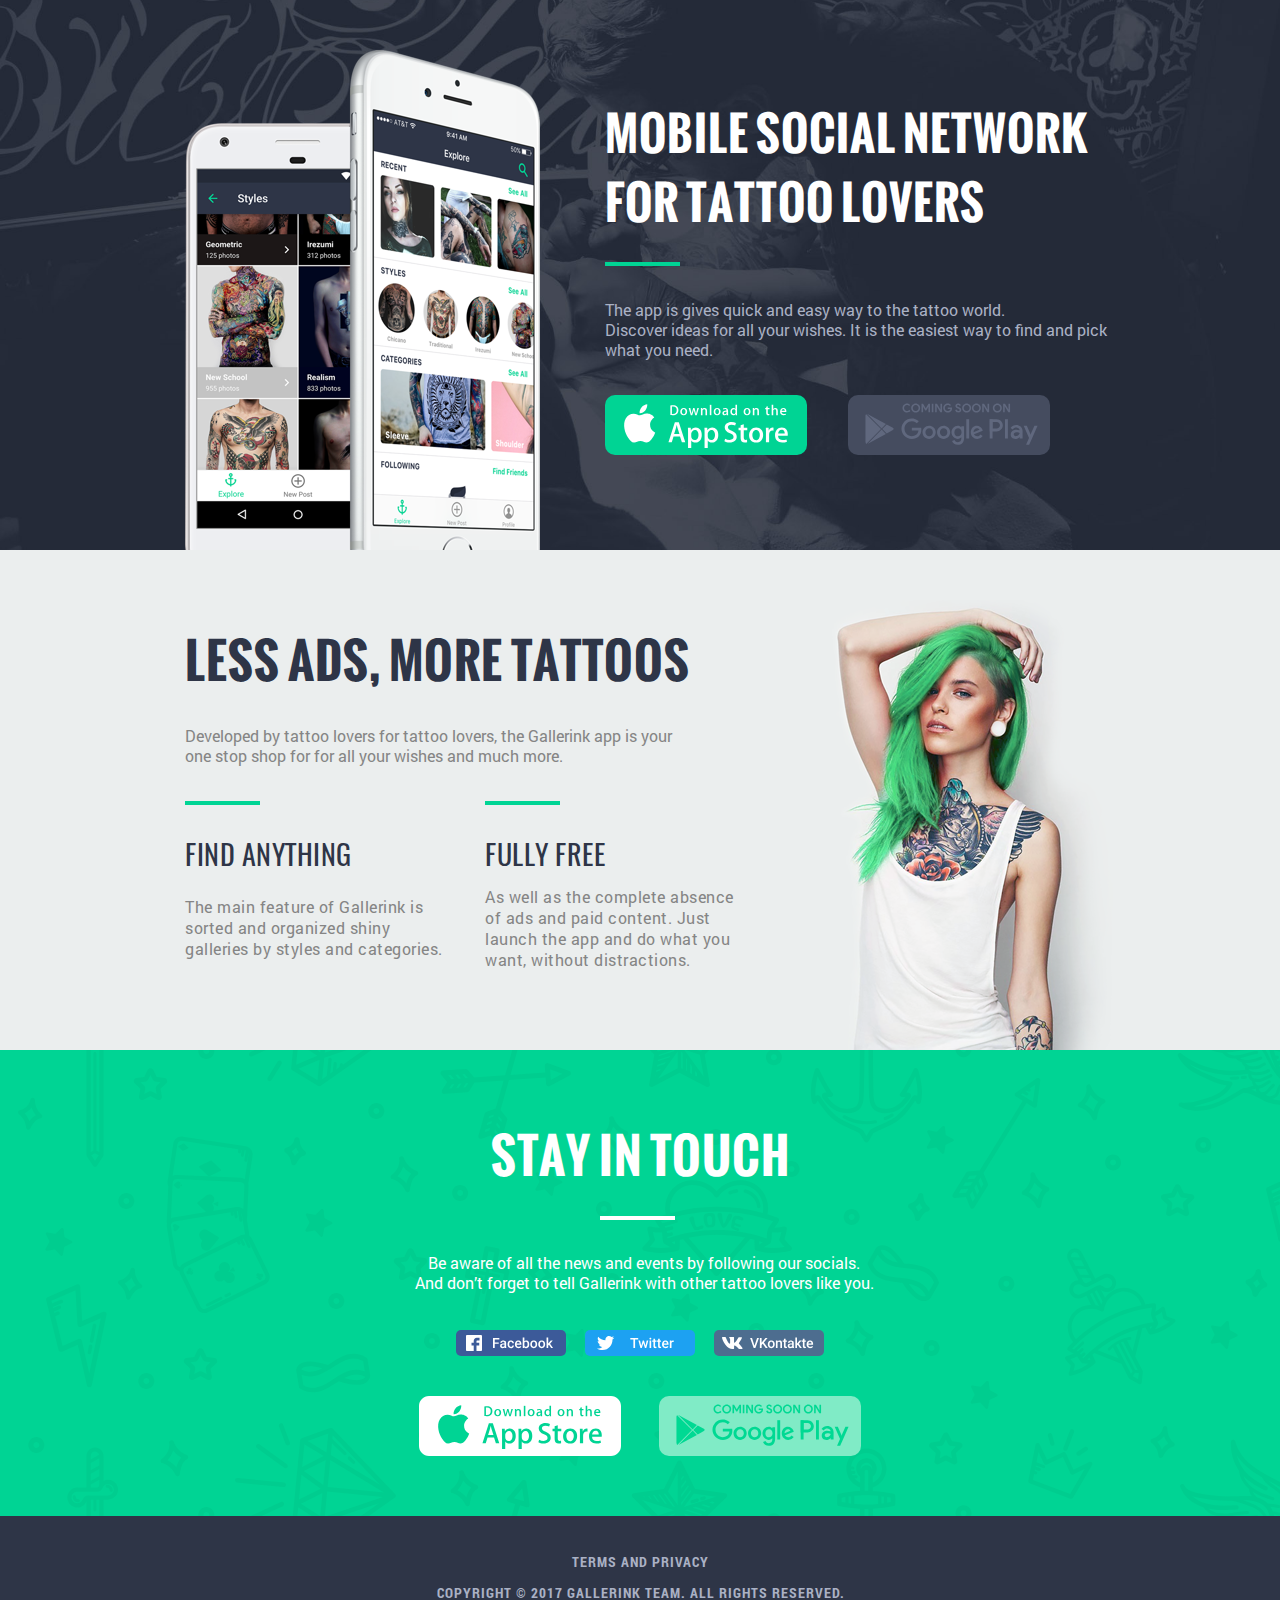
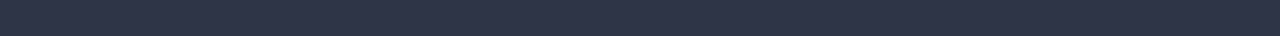
<file: index.html>
<!DOCTYPE html>
<html lang="en">
<head>
	<meta charset="UTF-8">
	<meta name="description" content="" />
	<meta http-equiv="X-UA-Compatible" content="IE=edge" />
	<meta name="viewport" content="width=device-width, initial-scale=1">
		<title>Gallerink</title>
	<link rel="icon" href="favicon.ico" type="image/x-icon">
	<link rel="shortcut icon" href="favicon.ico" type="image/x-icon">
	<link rel="stylesheet" href="css/bootstrap.min.css">
	<link rel="stylesheet" href="css/bootstrap-theme.min.css">
	<link rel="stylesheet" href="css/bootstrap-theme.css">
	<link rel="stylesheet" href="css/styles.css">
	<link rel="stylesheet" href="css/media.css">
	<link rel="stylesheet" href="js/bootstrap.min.js">
	<link rel="stylesheet" href="css/bootstrap.css">
	<link rel="stylesheet" href="fonts/fonts.css">
</head>
<body>
<header>
	<div class="container">
		<div class="row">
			<div class="col-lg-4 col-md-4 col-sm-5 hidden-sm hidden-xs phone">
				<img src="images/top-devices.png" srcset="images/top-devices@2x.png 2x, images/top-devices@3x.png 3x" class="screenshots">
			</div>
			<div class="col-lg-7 col-lg-offset-1 col-md-7 col-md-offset-1 col-sm-12 col-xs-12 head">
				<h1 id="text-h" class="col-xs-12 col-sm-12">Mobile Social Network for Tattoo Lovers</h1>
				<div id="line-1" class="col-xs-12"></div>
				<p id="text-p">The app is gives quick and easy way to the tattoo world. <br> Discover ideas for all your wishes. It is the easiest way to find and pick what you need.</p>
				<div id="buttons" class="col-xs-12">
					<a href="https://itunes.apple.com/app/id1215076305?mt=8" class="col-lg-3 col-md-3 col-sm-3 col-xs-12"><img src="images/app-store-button.svg" id="text-b"></a>
					<a href="https://itunes.apple.com/app/id1215076305?mt=8" class="disabled col-lg-3 col-lg-offset-2 col-md-3 col-md-offset-2 col-sm-3 col-sm-offset-2 col-xs-12"><img src="images/google-play-green-button.svg" id="text-b1"></a>
				</div>

			</div>
		</div>
	</div>
</header>
<section>
	<div class="container">
		<div class="row">
			<div class="col-lg-7 col-md-6 col-sm-7 col-xs-12 section-text">
				<h1 id="text-h2" class="col-sm-12 col-xs-12">Less Ads,  More Tattoos</h1>
				<p id="text-p2" class="col-sm-12 col-xs-12">Developed by tattoo lovers for tattoo lovers, the Gallerink app is your one stop shop for for all your wishes and much more.</p>
				<div class="col-sm-12 section-content">
					<div class="col-lg-3 col-sm-4 col-xs-12" id="h1-1">
						<div id="section-line1"></div>
						<h1 id="h1-left">Find Anything</h1>
						<p id="p-left">The main feature of Gallerink is sorted and organized shiny galleries by styles and categories.</p>
					</div>
					<div class="col-lg-3 col-xs-12 col-sm-4" id="h1-2">
						<div id="section-line2"></div>
						<h1 id="h1-right">Fully Free</h1>
						<p id="p-right">As well as the complete absence of ads and paid content. Just launch the app and do what you want, without distractions.</p>
					</div>
				</div>
			</div>
			<div class="col-lg-3 col-md-3 hidden-xs  girl">
				<img src="images/tattoo-girl.png" srcset="images/tattoo-girl@2x.png 2x, images/tattoo-girl@3x.png 3x"  class="image-girl">
			</div>
			<div class="col-sm-5 col-xs-12 visible-xs  girl">
				<img src="images/tattoo-girl-adaptive.png" srcset="images/tattoo-girl-adaptive@2x.png 2x, images/tattoo-girl-adaptive@3x.png 3x"  class="image-girl col-xs-12">
			</div>
		</div>
	</div>
</section>
<div class="content">
	<div class="container">
		<div class="row">
			<div class="col-lg-12 col-sm-12 col-xs-12 content-main text-center">
				<h1 id="content-h1">Stay in Touch</h1>
				<div id="line-2" class="col-lg-12"></div>
				<p id="content-p" class="col-lg-6 col-lg-offset-3">Be aware of all the news and events by following our socials.<br>And don’t forget to tell Gallerink with other tattoo lovers like you.</p>
				<ul id="list" class="col-lg-8 col-sm-12 col-xs-12 col-lg-offset-2">
					<li id="block-facebook">
						<a href="https://www.facebook.com/gallerink"><img src="images/facebook.svg"/></a>
					</li>
					<li id="block-twitter">
						<a href="https://twitter.com/gallerink"><img src="images/twitter.svg"/></a>
					</li>
					<li id="block-vk">
						<a href="https://vk.com/gallerink"><img src="images/vk.svg"/></a>
					</li>
				</ul>
				<div id="content-buttons" class="col-lg-6 col-lg-offset-3">
					<a href="https://itunes.apple.com/app/id1215076305?mt=8"><img src="images/app-store-white-button.svg" id="content-b"></a>
					<a href="https://itunes.apple.com/app/id1215076305?mt=8" class="disabled"><img src="images/google-play-white-button.svg" id="content-b1"></a>
				</div>
			</div>
		</div>
	</div>
</div>
<footer>
	<div class="container">
		<div class="row">
			<div class="col-lg-12 col-md-12 col-sm-12 col-xs-12 ">
				<div class="footer-block col-lg-6 col-lg-offset-3">
					<h1 id="footer-h1"><a href="terms-and-privacy.html" id="footer-h1-a">terms and privacy</a></h1>
					<p id="footer-p">Copyright © 2017 Gallerink Team. All rights reserved.</p>
				</div>
			</div>
		</div>
	</div>
</footer>
</body>
</html>
</file>
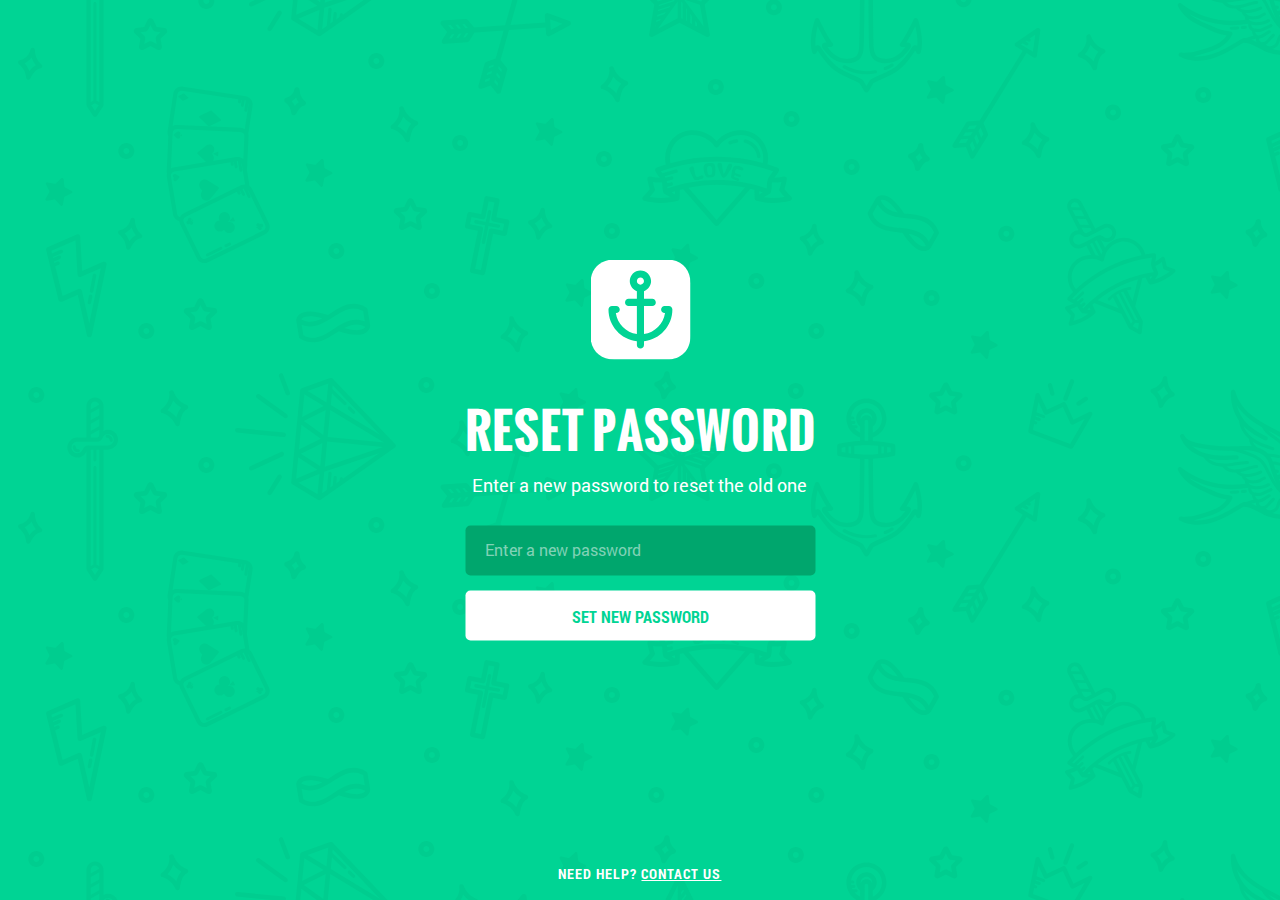
<file: reset-password.html>
<!DOCTYPE html>
<html lang="en">
<head>
	<meta charset="UTF-8">
	<meta name="description" content="" />
	<meta http-equiv="X-UA-Compatible" content="IE=edge" />
	<meta name="viewport" content="width=device-width, initial-scale=1">
		<title>Gallerink - Reset Password</title>
	<link rel="icon" href="favicon.ico" type="image/x-icon">
	<link rel="shortcut icon" href="favicon.ico" type="image/x-icon">
	<link rel="stylesheet" href="css/bootstrap.min.css">
	<link rel="stylesheet" href="css/bootstrap-theme.min.css">
	<link rel="stylesheet" href="css/bootstrap-theme.css">
	<link rel="stylesheet" href="css/reset-styles.css">
	<link rel="stylesheet" href="css/reset-media.css">
	<link rel="stylesheet" href="js/bootstrap.min.js">
	<link rel="stylesheet" href="css/bootstrap.css">
	<link rel="stylesheet" href="fonts/fonts.css">
</head>
<body>
<div class="content">
	<div class="wrapper">
		<div class="container">
			<div class="row">
  					<div class="inner text-center">
  						<img src="images/app-icon.svg" alt="" id="main-img">
    					<h1 id="main-h1" class="text-center">reset password</h1>
    					<p id="main-p">Enter a new password to reset the old one</p>
						<form>
 							<div class="form-group">
  								<input type="password" id="password" placeholder="Enter a new password"  pattern="^[A-Za-z0-9._]{6,16}$" name="	password" required>
 							</div>
 							<button type="submit" class="btn1" id="button" style="border: 0;">
 								<span id="button-text">set new password</span>
 							</button>
						</form>
  					</div>
			</div>
		</div>
	</div>
	<div class="footer">
		<div class="container">
			<div class="row">
				<div class="col-lg-4 col-md-4 col-sm-6 col-xs-12 col-lg-offset-4 col-md-offset-4 col-sm-offset-3 bottom-text">
					<p>Need help? <a href="mailto:support@galler.ink" id="bottom-span">Contact us</a></p>
				</div>
			</div>
		</div>
	</div>
</div>
</body>
</html>
</file>
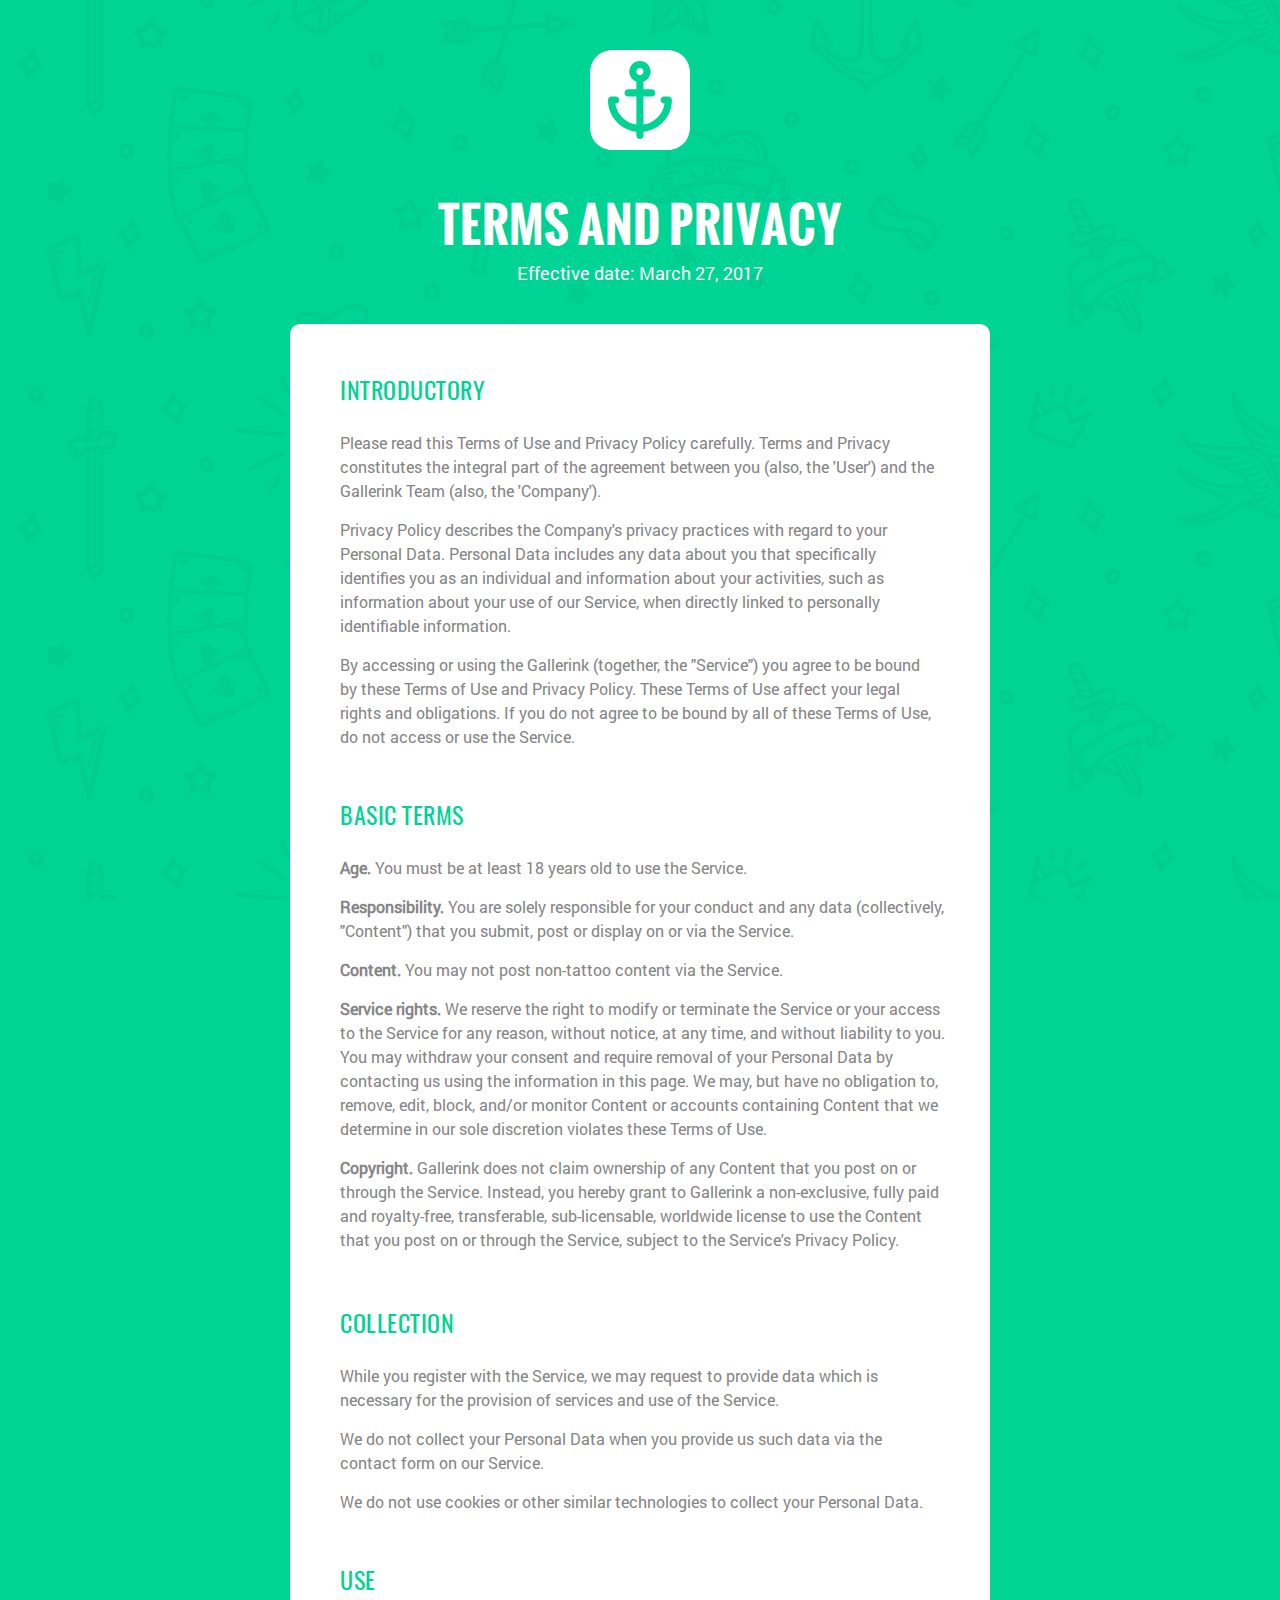
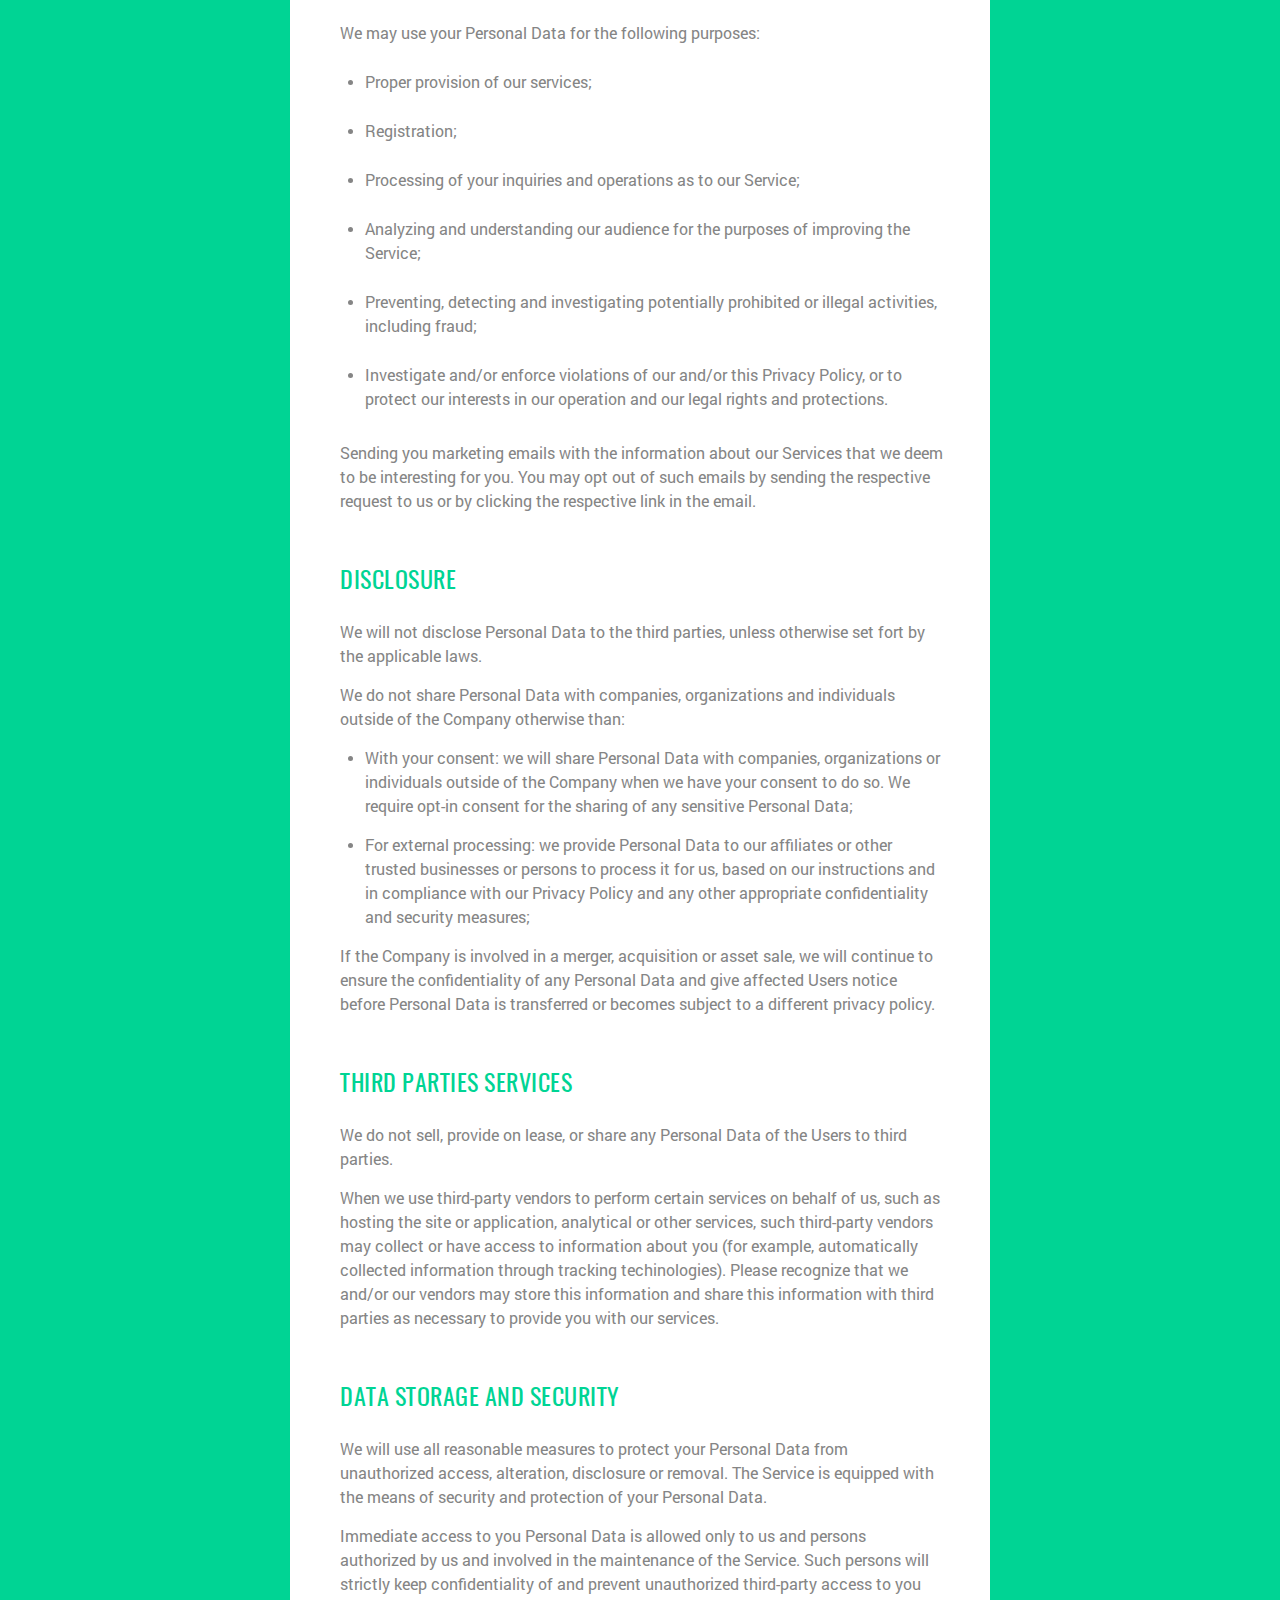
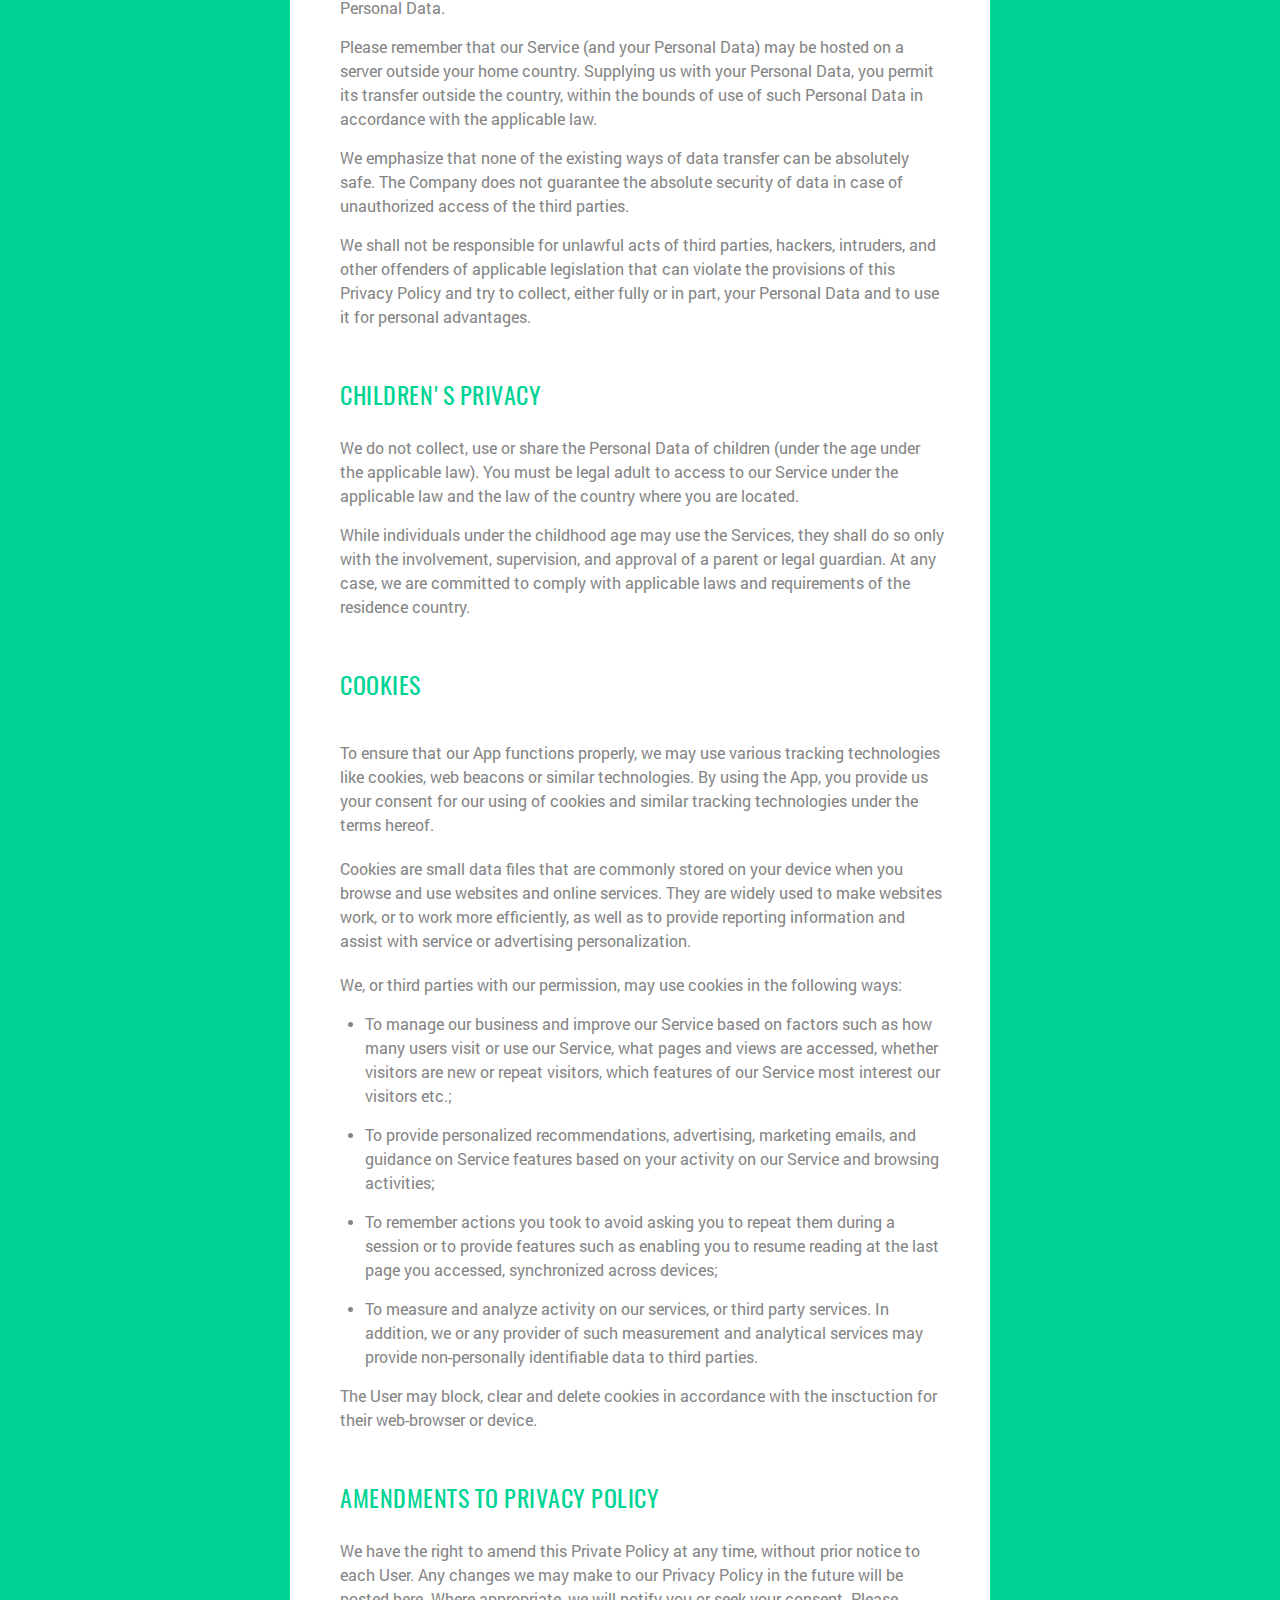
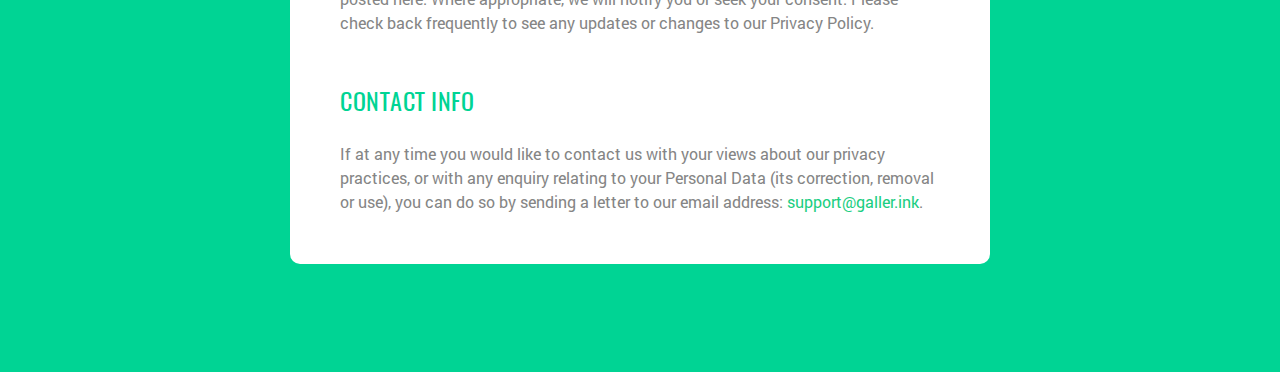
<file: terms-and-privacy.html>
<!DOCTYPE html>
<html lang="en">
<head>
	<meta charset="UTF-8">
	<meta name="description" content="" />
	<meta http-equiv="X-UA-Compatible" content="IE=edge" />
	<meta name="viewport" content="width=device-width, initial-scale=1">
		<title>Gallerink - Terms and Privacy</title>
	<link rel="stylesheet" href="css/terms-styles.css">
	<link rel="stylesheet" href="css/terms-media.css">
	<link rel="stylesheet" href="fonts/fonts.css">
	<link rel="icon" href="favicon.ico" type="image/x-icon">
	<link rel="shortcut icon" href="favicon.ico" type="image/x-icon">
</head>
<body>
	<div id="content"  width="100%" height="100%">
		<div id="logo" align="center">
			<a id="main-img" href="index.html"><img src="images/app-icon.svg" alt="logo" ></a>
			<h1 class="header_h1" align="center">Terms and Privacy</h1>
			<p class="header_p" align="center">Effective date: March 27, 2017</p>
		</div>
		<div id="inner">
				<h2 class="main-h2-1">Introductory</h2>
				<p class="main-p-1">Please read this Terms of Use and Privacy Policy carefully. Terms and Privacy constitutes the integral part of the agreement between you (also, the 'User') and the Gallerink Team (also, the 'Company'). <br>
				<p class="main-p-1">Privacy Policy describes the Company's privacy practices with regard to your Personal Data. Personal Data includes any data about you that specifically identifies you as an individual and information about your activities, such as information about your use of our Service, when directly linked to personally identifiable information. </p>
				<p class="main-p-1">By accessing or using the Gallerink (together, the "Service") you agree to be bound by these Terms of Use and Privacy Policy. These Terms of Use affect your legal rights and obligations. If you do not agree to be bound by all of these Terms of Use, do not access or use the Service.</p>
				<h2 class="main-h2-2">Basic Terms</h2>
 				<p class="main-p-2"><span style="color:#858585; font-weight: bold;">Age.</span> You must be at least 18 years old to use the Service. </p> 
 				<p class="main-p-2"><span style="color:#858585; font-weight: bold;">Responsibility.</span> You are solely responsible for your conduct and any data (collectively, "Content") that you submit, post or display on or via the Service.</p>
 				<p class="main-p-2"><span style="color:#858585; font-weight: bold;">Content.</span> You may not post non-tattoo content via the Service. </p> 
 				<p class="main-p-2"><span style="color:#858585; font-weight: bold;">Service rights.</span> We reserve the right to modify or terminate the Service or your access to the Service for any reason, without notice, at any time, and without liability to you. You may withdraw your consent and require removal of your Personal Data by contacting us using the information in this page. We may, but have no obligation to, remove, edit, block, and/or monitor Content or accounts containing Content that we determine in our sole discretion violates these Terms of Use.</p>
 				<p class="main-p-2"><span style="color:#858585; font-weight: bold;">Copyright.</span> Gallerink does not claim ownership of any Content that you post on or through the Service. Instead, you hereby grant to Gallerink a non-exclusive, fully paid and royalty-free, transferable, sub-licensable, worldwide license to use the Content that you post on or through the Service, subject to the Service's Privacy Policy.</p>
				<h2 class="main-h2-3">Collection</h2>
				<p class="main-p-3">While you register with the Service, we may request to provide data which is necessary for the provision of services and use of the Service.  
				<p class="main-p-3"> We do not collect your Personal Data when you provide us such data via the contact form on our Service. </p> 
				<p class="main-p-3">We do not use cookies or other similar technologies to collect your Personal Data.</p>
				<h2 class="main-h2-4">Use</h2>
				<p class="main-p-4">We may use your Personal Data for the following purposes:</p>
				<ul class="main-li-1">
					<li>Proper provision of our services;</li>
					<li>Registration;</li>
					<li>Processing of your inquiries and operations as to our Service;</li>
					<li>Analyzing and understanding our audience for the purposes of improving the Service;</li>
					<li>Preventing, detecting and investigating potentially prohibited or illegal activities, including fraud;</li>
					<li>Investigate and/or enforce violations of our  and/or this Privacy Policy, or to protect our interests in our operation and our legal rights and protections.</li>
				</ul>
				<p class="main-p-4-2">Sending you marketing emails with the information about our Services that we deem to be interesting for you. You may opt out of such emails by sending the respective request to us or by clicking the respective link in the email.</p>
				<h2 class="main-h2-5">Disclosure</h2>
				<p class="main-p-5">We will not disclose Personal Data to the third parties, unless otherwise set fort by the applicable laws.</p> 
				<p class="main-p-5">We do not share Personal Data with companies, organizations and individuals outside of the Company otherwise than:</p>
				<ul class="main-li-2">
					<li>With your consent: we will share Personal Data with companies, organizations or individuals outside of the Company when we have your consent to do so. We require opt-in consent for the sharing of any sensitive Personal Data;</li>
					<li>For external processing: we provide Personal Data to our affiliates or other trusted businesses or persons to process it for us, based on our instructions and in compliance with our Privacy Policy and any other appropriate confidentiality and security measures;</li>
				</ul>
				<p class="main-li-3-p">If the Company is involved in a merger, acquisition or asset sale, we will continue to ensure the confidentiality of any Personal Data and give affected Users notice before Personal Data is transferred or becomes subject to a different privacy policy.</p>
				<h2 class="main-h2-6">Third parties services</h2>
				<p class="main-p-6">We do not sell, provide on lease, or share any Personal Data of the Users to third parties. <br> 
				<p class="main-p-6">When we use third-party vendors to perform certain services on behalf of us, such as hosting the site or application, analytical or other services, such third-party vendors may collect or have access to information about you (for example, automatically collected information through tracking techinologies). Please recognize that we and/or our vendors may store this information and share this information with third parties as necessary to provide you with our services.</p>
				<h2 class="main-h2-7">Data storage and security</h2>
				<p class="main-p-7">We will use all reasonable measures to protect your Personal Data from unauthorized access, alteration, disclosure or removal. The Service is equipped with the means of security and protection of your Personal Data.</p> 
				<p class="main-p-7">Immediate access to you Personal Data is allowed only to us and persons authorized by us and involved in the maintenance of the Service. Such persons will strictly keep confidentiality of and prevent unauthorized third-party access to you Personal Data. </p>
				<p class="main-p-7">Please remember that our Service (and your Personal Data) may be hosted on a server outside your home country. Supplying us with your Personal Data, you permit its transfer outside the country, within the bounds of use of such Personal Data in accordance with the applicable law. </p>
				<p class="main-p-7">We emphasize that none of the existing ways of data transfer can be absolutely safe. The Company does not guarantee the absolute security of data in case of unauthorized access of the third parties.</p> 
				<p class="main-p-7">We shall not be responsible for unlawful acts of third parties, hackers, intruders, and other offenders of applicable legislation that can violate the provisions of this Privacy Policy and try to collect, either fully or in part, your Personal Data and to use it for personal advantages.</p>
				<h2 class="main-h2-8">Children's privacy</h2>
				<p class="main-p-8">We do not collect, use or share the Personal Data of children (under the age under the applicable law). You must be legal adult to access to our Service under the applicable law and the law of the country where you are located. </p>
				<p class="main-p-8">While individuals under the childhood age may use the Services, they shall do so only with the involvement, supervision, and approval of a parent or legal guardian. At any case, we are committed to comply with applicable laws and requirements of the residence country.</p>
				<h2 class="main-h2-9">Cookies</h2>
				<p class="main-p-9">To ensure that our App functions properly, we may use various tracking technologies like cookies, web beacons or similar technologies. By using the App, you provide us your consent for our using of cookies and similar tracking technologies under the terms hereof. </p>
				<p class="main-p-9">Cookies are small data files that are commonly stored on your device when you browse and use websites and online services. They are widely used to make websites work, or to work more efficiently, as well as to provide reporting information and assist with service or advertising personalization.</p>
				<p class="main-p-9"> We, or third parties with our permission, may use cookies in the following ways:</p>
				<ul class="main-li-4">
					<li>To manage our business and improve our Service based on factors such as how many users visit or use our Service, what pages and views are accessed, whether visitors are new or repeat visitors, which features of our Service most interest our visitors etc.;</li>
					<li>To provide personalized recommendations, advertising, marketing emails, and guidance on Service features based on your activity on our Service and browsing activities;</li>
					<li>To remember actions you took to avoid asking you to repeat them during a session or to provide features such as enabling you to resume reading at the last page you accessed, synchronized across devices;</li>
					<li>To measure and analyze activity on our services, or third party services. In addition, we or any provider of such measurement and analytical services may provide non-personally identifiable data to third parties.</li>
				</ul>
				<p class="main-p-9-2">The User may block, clear and delete cookies in accordance with the insctuction for their web-browser or device.</p>
				<h2 class="main-h2-10">Amendments to Privacy Policy</h2>
				<p class="main-p-10">We have the right to amend this Private Policy at any time, without prior notice to each User. Any changes we may make to our Privacy Policy in the future will be posted here. Where appropriate, we will notify you or seek your consent. Please check back frequently to see any updates or changes to our Privacy Policy.</p>
				<h2 class="main-h2-11">Contact info</h2>
				<p class="main-p-11"\>If at any time you would like to contact us with your views about our privacy practices, or with any enquiry relating to your Personal Data (its correction, removal or use), you can do so by sending a letter to our email address: <span class="link"><a href="mailto:support@galler.ink">support@galler.ink</a></span>.</p>
			</div>	
			<div class="hidden_padding">
				<img src="images/50-padding.png" alt="">
			</div>
			<div>
				<img src="images/50-padding.png" alt="">
			</div>	
		</div>
	</div>
</body>
</html>
</file>
<file: css/styles.css>
html {
  padding: 0;
  margin: 0;
}

body {
  -webkit-font-smoothing: antialiased ;
}
header {
  background-image: url("../images/top-bg-photo.jpg");
  background-repeat: no-repeat;
  background-position: center; 
  background-size: cover;
  background-color: #2e3547;
}
.container {
  margin: 0;
  padding: 0;
}
.head {
 width:510px;
}

#text-h {
  padding-top: 80px;
  width: 505px;
  height: 142px;
  font-family: Oswald-Bold;
  font-size: 48px;
  font-weight: bold;
  font-style: normal;
  font-stretch: normal;
  line-height: normal;
  text-transform: uppercase;
  letter-spacing: 1px;
  color: #ffffff;
}

#line-1{
  margin-top: 270px;
  width: 75px;
  height: 4px;
  background-color: #00d494;
}

#text-p {
  padding-top: px;
  width: 436px;
  height: 60px;
  font-family: RobotoRegular;
  font-size: 16px;
  font-weight: normal;
  font-style: normal;
  font-stretch: normal;
  line-height: 20px;
  letter-spacing: normal;
  color: #aab1c4;
}

#buttons {
  margin-top: 30px;
  
}

header #text-b {

  width: 202px;
}
header #text-b1 {
  width: 202px;
  margin-left: 30px;
}
a.disabled {
  pointer-events: none;
}

.phone img{
  padding-top: 50px;
  float: left;
  width: 355px;
  height: 550px;
}

.phone {
  width: 355px;
}
section {
  background-color: #ebeeee;
}
.image-girl img{
  margin-top: 30px;
  float: right;
  width: 300px;
  height: 450px;
}
.girl {
  margin-left: 90px;
}
.section-content {
  margin: 55px 0px 0px 0px;
  width: 600px;
}

#section-line1 {
  margin-top: 60px;
  width: 75px;
  height: 4px;
  background-color: #00d494;
}

#section-line2 {
  margin-top: 60px;
  width: 75px;
  height: 4px;
  background-color: #00d494;
}

#h1-1{
  width: 250px;
}

#h1-2{
  width: 250px;
}

#h1-left {
  margin-top: 55px;
  float: left;
  width: 250px;
  height: 36px;
  font-family: Oswald-Regular;
  font-size: 28px;
  font-weight: normal;
  font-style: normal;
  font-stretch: normal;
  line-height: normal;
  letter-spacing: 0.5px;
  text-transform: uppercase;
  text-align: left;
  color: #2e3547;
}

#h1-right {
  margin-top: 55px;
  width: 250px;
  height: 36px;
  font-family: Oswald-Regular;
  font-size: 28px;
  font-weight: normal;
  font-style: normal;
  font-stretch: normal;
  text-transform: uppercase;
  line-height: normal;
  letter-spacing: 0.5px;
  text-align: left;
  color: #2e3547;
}

#p-left {
  margin-top: 15px;
  float: left;
  width: 265px;
  height: 36px;
  font-family: RobotoRegular;
  font-size: 16px;
  font-weight: normal;
  font-style: normal;
  font-stretch: normal;
  line-height: normal;
  letter-spacing: 0.5px;
  text-align: left;
  color: #858585;
}

#p-right {
  margin-top: 15px;
  width: 260px;
  height: 36px;
  font-family: RobotoRegular;
  font-size: 16px;
  font-weight: normal;
  font-style: normal;
  font-stretch: normal;
  line-height: normal;
  letter-spacing: 0.5px;
  text-align: left;
  color: #858585;
}


.content {
  background-image: url("../images/texture-background.svg");
  background-repeat: no-repeat;
  background-color: #2e3547;
  background-attachment: local;
}

#content-h1 {
  margin-top: 70px;
  height: 71px;
  font-family: Oswald-Bold;
  font-size: 48px;
  font-weight: bold;
  font-style: normal;
  font-stretch: normal;
  line-height: normal;
  letter-spacing: 1px;
  text-align: center;
  text-transform: uppercase;
  color: #ffffff;
}

#line-2 {

  width: 75px;
  height: 4px;
  background-color: #ffffff;
}
#content-p {

  width: 462px;
  height: 40px;
  font-family: RobotoRegular;
  font-size: 16px;
  font-weight: normal;
  font-style: normal;
  font-stretch: normal;
  line-height: 1.25;
  letter-spacing: normal;
  text-align: center;
  color: #ffffff;
}



#list li{
  list-style-type: none;
  display: inline-block;
  text-align: center;
}

#list li > a{
  text-decoration: none;
}

#list li > a :hover{
  text-decoration: none;
}

#content-buttons {
  margin-top: 30px;
}

#content-b {
  margin-right: 17px;
}

#content-b1 {
  margin-left: 17px;
}


footer {
  background-color: #2e3547;
  height: 120px;
}


#footer-h1 {
  width: 139px;
  height: 16px;
  font-family: RobotoCondensedBold;
  font-size: 14px;
  font-weight: bold;
  font-style: normal;
  font-stretch: condensed;
  line-height: normal;
  text-transform: uppercase;
  letter-spacing: 1px;
  text-decoration: none;
  text-align: center;
  color: #aab1c4;
  -webkit-font-smoothing: antialiased ;
}

#footer-h1-a {
  color: #aab1c4;
  
  -webkit-transition: 0.5s;
}
#footer-h1 ,
#footer-h1 :hover,
#footer-h1 :active{
  text-decoration: none;
  color: #fff;

}

#footer-p {
  margin-left: 32px;
  width: 412px;
  height: 16px;
  font-family: RobotoCondensedBold;
  font-size: 14px;
  font-weight: bold;
  font-style: normal;
  font-stretch: condensed;
  line-height: normal;
  text-transform: uppercase;
  letter-spacing: 1px;
  text-align: center;
  color: #aab1c4;
  -webkit-font-smoothing: antialiased ;
}
</file>
<file: css/media.css>
/* Large Devices, Wide Screens */
@media only screen and (min-width : 1200px) and (max-width : 50000px) {
.container {
    min-width: 960px;
    max-width: 960px;
}

header .head {
   width: 510px;
   margin: 0px 0px 0px 65px;
}
  
header .phone {
  width:355px;
  margin: 0px 0px 0px 25px;
}

#buttons {
  margin-top: 35px;
  
}
#text-h {
    margin: 20px 0px 0px 0px;
    width: 545px;
    height: 142px;
    font-family: Oswald-Bold;
    font-size: 46px;
    font-weight: bold;
    font-style: normal;
    font-stretch: normal;
    line-height: normal;
    text-transform: uppercase;
    text-rendering: optimizeLegibility;
    letter-spacing: 1px;
    color: #ffffff;
}

header #line-1{
  margin: 100px 0px 0px 0px;
  width: 75px;
  height: 4px;
  background-color: #00d494;
}

#text-p  {
    margin: 300px 0px 0px 0px;
    width: 505px;
    height: 60px;
    font-family: RobotoRegular;
    font-size: 16px;
    font-weight: normal;
    font-style: normal;
    font-stretch: normal;
    line-height: 20px;
    letter-spacing: normal;
    text-rendering: optimizeLegibility;
    color: #aab1c4;
}


.phone {
    width: 355px;
}
.phone img{
    padding: 50px 0px 0px 0px;
}
section .section-text {
  width: 550px;
  margin: 0px 0px 0px 25px;
}
    
#text-p2 {
    padding-top: 75px;
    width: 490px;
    height: 40px;
    font-family: RobotoRegular;
    font-size: 16px;
    font-weight: normal;
    font-style: normal;
    font-stretch: normal;
    line-height: 1.25;
    letter-spacing: normal;
    color: #858585;
}

#text-h2 {
    padding-top: 55px;
    width: 555px;
    height: 71px;
    font-family: Oswald-Bold;
    font-size: 48px;
    font-weight: bold;
    font-style: normal;
    font-stretch: normal;
    line-height: normal;
    text-transform: uppercase;
    letter-spacing: 1px;
    color: #2e3547;
}

#section-line1 {
  margin: 10px 0px 0px 0px;
  width: 75px;
  height: 4px;
  background-color: #00d494;
}

#section-line2 {
  margin: 10px 0px 0px 20px;
  width: 75px;
  height: 4px;
  background-color: #00d494;
}

section .girl {
  margin: 50px 0px 0px 85px;
  width: 300px;
  height: 450px;
}


#list li{
  list-style-type: none;
  display: inline-block;
  text-align: center;
}

#h1-left {
  margin-top: 30px;
  float: left;
  width: 210px;
  height: 36px;
  font-family: Oswald-Regular;
  font-size: 28px;
  font-weight: normal;
  font-style: normal;
  font-stretch: normal;
  line-height: normal;
  letter-spacing: 0.5px;
  text-transform: uppercase;
  text-align: left;
  color: #2e3547;
}

#h1-right {
  margin: 30px 0px 0px 20px;
  width: 210px;
  height: 36px;
  font-family: Oswald-Regular;
  font-size: 28px;
  font-weight: normal;
  font-style: normal;
  font-stretch: normal;
  text-transform: uppercase;
  line-height: normal;
  letter-spacing: 0.5px;
  text-align: left;
  color: #2e3547;
}

#p-left {
  margin-top: 15px;
  float: left;
  width: 265px;
  height: 36px;
  font-family: RobotoRegular;
  font-size: 16px;
  font-weight: normal;
  font-style: normal;
  font-stretch: normal;
  line-height: normal;
  letter-spacing: 0.5px;
  text-align: left;
  color: #858585;
}

#p-right {
  margin: 15px 0px 0px 20px;
  width: 260px;
  height: 36px;
  font-family: RobotoRegular;
  font-size: 16px;
  font-weight: normal;
  font-style: normal;
  font-stretch: normal;
  line-height: normal;
  letter-spacing: 0.5px;
  text-align: left;
  color: #858585;
}

#h1-1{
  width: 250px;
}

#h1-2{
  width: 250px;
  margin: 0px 0px 0px 30px;
}

#line-2 {
  margin-left: 440px;
  margin-top: 15px;
  width: 75px;
  height: 4px;
  background-color: #ffffff;
}
#content-p {
  margin: 33px 0px 0px 253px;
  width: 462px;
  height: 40px;
  font-family: RobotoRegular;
  font-size: 16px;
  font-weight: normal;
  font-style: normal;
  font-stretch: normal;
  line-height: 1.25;
  letter-spacing: normal;
  text-align: center;
  color: #ffffff;
}

#block-facebook {
  padding: 0;
  margin: 37px 0px 0px 0px;
}

#block-twitter {
  padding: 0;
  margin: 37px 15px 0px 15px;
}

#block-vk {
  padding: 0;
  margin: 37px 0px 0px 0px;
}
#content-buttons {
  margin: 0px 0px 0px 240px;
}
#content-b {
  margin: 30px 17px 60px 0px;
}

#content-b1 {

  margin: 30px 0px 60px 17px;
}
#footer-h1 {
  padding: 0px 0px 0px 0px;
  margin: 36px 0px 0px 160px;
  width: 160px;
  height: 16px;
  font-family: RobotoCondensedBold;
  font-size: 14px;
  font-weight: bold;
  font-style: normal;
  font-stretch: condensed;
  line-height: normal;
  text-transform: uppercase;
  letter-spacing: 1px;
  text-align: center;
  color: #aab1c4;
}


#footer-p {
  padding: 0px 0px 0px 00px;
  margin: 15px 0px 37px 10px;
  width: 462px;
  height: 16px;
  font-family: RobotoCondensedBold;
  font-size: 14px;
  font-weight: bold;
  font-style: normal;
  font-stretch: condensed;
  line-height: normal;
  text-transform: uppercase;
  letter-spacing: 1px;
  text-align: center;
  color: #aab1c4;
}
}

/* Large Devices, Wide Screens */
@media only screen and (min-width : 992px) and (max-width : 1199px) {
.container {
    min-width: 960px;
    max-width: 960px;
}

header .head {
   width: 510px;
   margin: 0px 0px 0px 65px;
}
  
header .phone {
  width:355px;
  margin: 0px 0px 0px 25px;
}
#buttons{
  margin: 35px 0 0 0;
}
#text-h {
    margin: 20px 0px 0px 0px;
    width: 520px;
    height: 142px;
    font-family: Oswald-Bold;
    font-size: 46px;
    font-weight: bold;
    font-style: normal;
    font-stretch: normal;
    line-height: normal;
    text-transform: uppercase;
    text-rendering: optimizeLegibility;
    letter-spacing: 1px;
    color: #ffffff;
}

header #line-1{
  margin: 100px 0px 0px 0px;
  width: 75px;
  height: 4px;
  background-color: #00d494;
}

#text-p  {
    margin: 300px 0px 0px 0px;
    width: 505px;
    height: 60px;
    font-family: RobotoRegular;
    font-size: 16px;
    font-weight: normal;
    font-style: normal;
    font-stretch: normal;
    line-height: 20px;
    letter-spacing: normal;
    text-rendering: optimizeLegibility;
    color: #aab1c4;
}


.phone {
    width: 355px;
}

section .section-text {
  width: 550px;
  margin: 0px 0px 0px 25px;
}
    
#text-p2 {
    padding-top: 75px;
    width: 490px;
    height: 40px;
    font-family: RobotoRegular;
    font-size: 16px;
    font-weight: normal;
    font-style: normal;
    font-stretch: normal;
    line-height: 1.25;
    letter-spacing: normal;
    color: #858585;
}

#text-h2 {
    padding-top: 55px;
    width: 555px;
    height: 71px;
    font-family: Oswald-Bold;
    font-size: 48px;
    font-weight: bold;
    font-style: normal;
    font-stretch: normal;
    line-height: normal;
    text-transform: uppercase;
    letter-spacing: 1px;
    color: #2e3547;
}

#section-line1 {
  margin: 10px 0px 0px 0px;
  width: 75px;
  height: 4px;
  background-color: #00d494;
}

#section-line2 {
  margin: 10px 0px 0px 20px;
  width: 75px;
  height: 4px;
  background-color: #00d494;
}

section .girl {
  margin: 50px 0px 0px 85px;
  width: 300px;
  height: 450px;
}


#list li{
  list-style-type: none;
  display: inline-block;
  text-align: center;
}

#h1-left {
  margin-top: 30px;
  float: left;
  width: 210px;
  height: 36px;
  font-family: Oswald-Regular;
  font-size: 28px;
  font-weight: normal;
  font-style: normal;
  font-stretch: normal;
  line-height: normal;
  letter-spacing: 0.5px;
  text-transform: uppercase;
  text-align: left;
  color: #2e3547;
}

#h1-right {
  margin: 30px 0px 0px 20px;
  width: 210px;
  height: 36px;
  font-family: Oswald-Regular;
  font-size: 28px;
  font-weight: normal;
  font-style: normal;
  font-stretch: normal;
  text-transform: uppercase;
  line-height: normal;
  letter-spacing: 0.5px;
  text-align: left;
  color: #2e3547;
}

#p-left {
  margin-top: 15px;
  float: left;
  width: 265px;
  height: 36px;
  font-family: RobotoRegular;
  font-size: 16px;
  font-weight: normal;
  font-style: normal;
  font-stretch: normal;
  line-height: normal;
  letter-spacing: 0.5px;
  text-align: left;
  color: #858585;
}

#p-right {
  margin: 15px 0px 0px 20px;
  width: 260px;
  height: 36px;
  font-family: RobotoRegular;
  font-size: 16px;
  font-weight: normal;
  font-style: normal;
  font-stretch: normal;
  line-height: normal;
  letter-spacing: 0.5px;
  text-align: left;
  color: #858585;
}

#h1-1{
  width: 250px;
}

#h1-2{
  width: 250px;
  margin: 0px 0px 0px 30px;
}

#line-2 {
  margin-left: 440px;
  margin-top: 30px;
  width: 75px;
  height: 4px;
  background-color: #ffffff;
}
#content-p {
  margin: 33px 0px 0px 253px;
  width: 462px;
  height: 40px;
  font-family: RobotoRegular;
  font-size: 16px;
  font-weight: normal;
  font-style: normal;
  font-stretch: normal;
  line-height: 1.25;
  letter-spacing: normal;
  text-align: center;
  color: #ffffff;
}

#block-facebook {
  padding: 0;
  margin: 37px 0px 0px 0px;
}

#block-twitter {
  padding: 0;
  margin: 37px 15px 0px 15px;
}

#block-vk {
  padding: 0;
  margin: 37px 0px 0px 0px;
}
#content-buttons {
  margin: 70px 0px 0px 0px;
}
#content-b {
  margin: 30px 17px 60px 0px;
}

#content-b1 {

  margin: 30px 0px 60px 17px;
}
#footer-h1 {
  padding: 0;
  margin: 36px 0px 0px 400px;
  width: 160px;
  height: 16px;
  font-family: RobotoCondensedBold;
  font-size: 14px;
  font-weight: bold;
  font-style: normal;
  font-stretch: condensed;
  line-height: normal;
  text-transform: uppercase;
  letter-spacing: 1px;
  text-align: center;
  color: #aab1c4;
}


#footer-p {
  padding: 0px;
  margin: 15px 0px 37px 245px;
  width: 462px;
  height: 16px;
  font-family: RobotoCondensedBold;
  font-size: 14px;
  font-weight: bold;
  font-style: normal;
  font-stretch: condensed;
  line-height: normal;
  text-transform: uppercase;
  letter-spacing: 1px;
  text-align: center;
  color: #aab1c4;
}

}
/* Small Devices, Desktops */
@media only screen and (min-width: 768px) and (max-width : 991px) {
.container {
    min-width: 748px;
    max-width: 748px;
}
header .phone {
  margin: 60px 0px 0px 30px;
   width: 320px;
}
header .head {
    padding: 75px 0px 0px 0px;
   margin: 0px 0px 0px 0px;
   width: 320px;
}

#text-h {
    padding: 0;
    margin: 0px 0px 0px 80px;
    height: 90px;
    width: 355px;
    font-family: Oswald-Bold;
    font-size: 28px;
    font-weight: bold;
    font-style: normal;
    font-stretch: normal;
    line-height: normal;
    text-transform: uppercase;
    text-align: left;
    letter-spacing: 1px;
    color: #ffffff;
    text-rendering: optimizeLegibility;
}

header #line-1{
  padding: 0;
  margin: 20px 0px 0px 80px;
  width: 75px;
  height: 4px;
  background-color: #00d494;
}

#text-p  {
    padding: 0;
    margin: 145px 0px 0px 80px;
    width: 355px;
    height: 60px;
    font-family: RobotoRegular;
    font-size: 14px;
    font-weight: normal;
    font-style: normal;
    font-stretch: normal;
    line-height: 20px;
    letter-spacing: normal;
    text-align: left;
    color: #aab1c4;
    text-rendering: optimizeLegibility;
}


#buttons {
  margin-top: 40px;
  
}


header #text-b {
  width: 169px;
  margin: 0px 0px 0px 80px;
}
header #text-b1 {
  width: 169px;
  margin: 0px 0px 75px 140px;
}
section {
  height: 565px;
}
section .section-text {
    width:215px;
}
    
#text-p2 {
    margin: 0px 0px 0px 80px;
    width: 350px;
    height: 40px;
    font-family: RobotoRegular;
    font-size: 14px;
    font-weight: normal;
    font-style: normal;
    font-stretch: normal;
    line-height: 1.25;
    letter-spacing: normal;
    text-align: left;
    color: #858585;
    text-rendering: optimizeLegibility;
}

#text-h2 {
    margin: 55px 0px 0px 80px;
    width: 340px;
    height: 71px;
    font-family: Oswald-Bold;
    font-size: 28px;
    font-weight: bold;
    font-style: normal;
    font-stretch: normal;
    line-height: normal;
    text-transform: uppercase;
    letter-spacing: 1px;
    color: #2e3547;
    text-rendering: optimizeLegibility;
}

#section-line1 {
  margin: -15px 0px 0px 80px;
  width: 75px;
  height: 4px;
  background-color: #00d494;
}

#section-line2 {
  margin: 55px 0px 0px 80px;
  width: 75px;
  height: 4px;
  background-color: #00d494;
}

#h1-left {
  margin: 25px 0px 0px 80px;
  float: none;
  width: 250px;
  height: 36px;
  font-family: Oswald-Regular;
  font-size: 28px;
  font-weight: normal;
  font-style: normal;
  font-stretch: normal;
  line-height: normal;
  letter-spacing: 0.5px;
  text-transform: uppercase;
  text-align: left;
  color: #2e3547;
  text-rendering: optimizeLegibility;
}

#h1-right {
  margin: 20px 0px 0px 80px;
  width: 150px;
  height: 36px;
  font-family: Oswald-Regular;
  font-size: 28px;
  font-weight: normal;
  font-style: normal;
  font-stretch: normal;
  text-transform: uppercase;
  line-height: normal;
  letter-spacing: 0.5px;
  text-align: left;
  color: #2e3547;
  text-rendering: optimizeLegibility;
}

#p-left {
  margin: 15px 0px 0px 80px;
  float: none;
  width: 245px;
  height: 36px;
  font-family: RobotoRegular;
  font-size: 14px;
  font-weight: normal;
  font-style: normal;
  font-stretch: normal;
  line-height: normal;
  letter-spacing: 0.5px;
  text-align: left;
  color: #858585;
  text-rendering: optimizeLegibility;
}

#p-right {
  margin: 15px 0px 0px 80px;
  width: 245px;
  height: 36px;
  font-family: RobotoRegular;
  font-size: 14px;
  font-weight: normal;
  font-style: normal;
  font-stretch: normal;
  line-height: normal;
  letter-spacing: 0.5px;
  text-align: left;
  color: #858585;
  text-rendering: optimizeLegibility;
}

#h1-1{
  width: 300px;
}

#h1-2{
  width: 300px;
}
section .image-girl {
  width: 200px;
  height: 300px;
  margin: 265px 0px 0px 200px;
}

.image-girl {
  
}

#block-facebook {
  margin: 40px 0px 0px 20px;
}

#block-twitter {
  margin: 20px 20px 0px 20px;
}

#block-vk {
  margin: 20px 20px 10px 0px;
}

.list li{
    list-style-type: none;
}

#line-2 {
  margin:30px 0px 0px 340px;
  width: 75px;
  height: 4px;
  background-color: #ffffff;
}

#content-buttons {
  margin: 70px 0px 0px 0px;
}
#content-h1 {
  margin: 84px 0px 0px 268px;
  width: 220px;
  height: 36px;
  font-family: Oswald-Bold;
  font-size: 28px;
  font-weight: bold;
  font-style: normal;
  font-stretch: normal;
  line-height: normal;
  letter-spacing: 0.5px;
  text-align: center;
  text-transform: uppercase;
  color: #ffffff;
  text-rendering: optimizeLegibility;
}
#content-p {
  margin:30px 0px 0px 145px;
  width: 462px;
  height: 40px;
  font-family: RobotoRegular;
  font-size: 16px;
  font-weight: normal;
  font-style: normal;
  font-stretch: normal;
  line-height: 1.25;
  letter-spacing: normal;
  text-align: center;
  color: #ffffff;
  text-rendering: optimizeLegibility;
}

#content-b {
  margin: 25px 17px 60px 0px;
  
}

#content-b1 {
  margin: 25px 0px 60px 17px;
  
}

#footer-h1 {
  padding: 0;
  margin: 36px 0px 0px 290px;
  width: 160px;
  height: 16px;
  font-family: RobotoCondensedBold;
  font-size: 14px;
  font-weight: bold;
  font-style: normal;
  font-stretch: condensed;
  line-height: normal;
  text-transform: uppercase;
  letter-spacing: 1px;
  text-align: center;
  color: #aab1c4;
  text-rendering: optimizeLegibility;
}


#footer-p {
  padding: 0px;
  margin: 15px 0px 37px 125px;
  width: 482px;
  height: 16px;
  font-family: RobotoCondensedBold;
  font-size: 14px;
  font-weight: bold;
  font-style: normal;
  font-stretch: condensed;
  line-height: normal;
  text-transform: uppercase;
  letter-spacing: 1px;
  text-align: center;
  color: #aab1c4;
  text-rendering: optimizeLegibility;
}
}

/* Small Devices,Tablets*/
@media screen and (min-width : 551px) and (max-width : 767px) {
.container {
    min-width: 535px;
    max-width: 535px;
}

header .head {
   margin: 0px 0px 0px 60px;
   width: 450px;
}
#text-h {
    margin: 0px 0px 0px 40px;
    width: 350px;
    font-family: Oswald-Bold;
    font-size: 28px;
    font-weight: bold;
    font-style: normal;
    font-stretch: normal;
    line-height: normal;
    text-transform: uppercase;
    text-align: center;
    letter-spacing: 1px;
    color: #ffffff;
}

header #line-1{
  margin: 60px 0px 0px 178px;
  width: 75px;
  height: 4px;
  background-color: #00d494;
}

#text-p  {
  margin: 240px 0px 0px 105px;
  width: 220px;
  height: 60px;
  font-family: RobotoRegular;
  font-size: 14px;
  font-weight: normal;
  font-style: normal;
  font-stretch: normal;
  line-height: 20px;
  letter-spacing: normal;
  text-align: center;
  color: #aab1c4;
}


#buttons {
  margin-top: 40px;
  
}
header #text-b {
  width: 169px;
  margin: 30px 0px 0px 133px;
}
header #text-b1 {
  width: 169px;
  margin: 30px 0px 40px 133px;
}

section .section-text {
    width:515px;
}
    
#text-p2 {
    margin: 0px 0px 0px 100px;
    width: 350px;
    height: 40px;
    font-family: RobotoRegular;
    font-size: 14px;
    font-weight: normal;
    font-style: normal;
    font-stretch: normal;
    line-height: 1.25;
    letter-spacing: normal;
    text-align: center;
    color: #858585;
}

#text-h2 {
    margin: 55px 0px 0px 125px;
    width: 420px;
    height: 71px;
    font-family: Oswald-Bold;
    font-size: 28px;
    font-weight: bold;
    font-style: normal;
    font-stretch: normal;
    line-height: normal;
    text-transform: uppercase;
    letter-spacing: 1px;
    color: #2e3547;
}

#section-line1 {
  margin: 50px 0px 0px 240px;
  width: 75px;
  height: 4px;
  background-color: #00d494;
}

#section-line2 {
  margin: 55px 0px 0px 240px;
  width: 75px;
  height: 4px;
  background-color: #00d494;
}

#h1-left {
  margin: 35px 0px 0px 120px;
  float: left;
  width: 320px;
  height: 36px;
  font-family: Oswald-Regular;
  font-size: 28px;
  font-weight: normal;
  font-style: normal;
  font-stretch: normal;
  line-height: normal;
  letter-spacing: 0.5px;
  text-transform: uppercase;
  text-align: center;
  color: #2e3547;
}

#h1-right {
  margin: 35px 0px 0px 120px;
  width: 320px;
  height: 36px;
  font-family: Oswald-Regular;
  font-size: 28px;
  font-weight: normal;
  font-style: normal;
  font-stretch: normal;
  text-transform: uppercase;
  line-height: normal;
  letter-spacing: 0.5px;
  text-align: center;
  color: #2e3547;
}

#p-left {
  margin: 25px 0px 0px 137px;
  float: left;
  width: 285px;
  height: 36px;
  font-family: RobotoRegular;
  font-size: 14px;
  font-weight: normal;
  font-style: normal;
  font-stretch: normal;
  line-height: normal;
  letter-spacing: 0.5px;
  text-align: center;
  color: #858585;
}

#p-right {
  margin: 25px 0px 0px 150px;
  width: 260px;
  height: 36px;
  font-family: RobotoRegular;
  font-size: 14px;
  font-weight: normal;
  font-style: normal;
  font-stretch: normal;
  line-height: normal;
  letter-spacing: 0.5px;
  text-align: center;
  color: #858585;
}

#h1-1{
  width: 400px;
}

#h1-2{
  width: 400px;
}
section .girl{
  width: 200px;
  height: 300px;
  margin: 80px 0px 0px 170px;

}
section .image-girl {


}
.section-content {
  width: 100%;
}
#content-buttons {
  margin: 70px 0px 0px 0px;
}

#block-facebook {
  margin: 40px 0px 0px 20px;
}

#block-twitter {
  margin: 20px 20px 0px 20px;
}

#block-vk {
  margin: 20px 20px 10px 0px;
}

.list {
  margin: 0px 0px 0px 60px;
}

#list li{
  list-style-type: none;
  display: inline-block;
  text-align: center;
}


#line-2 {
  margin: 0px 0px 0px 230px;
  width: 75px;
  height: 4px;
  background-color: #ffffff;
}

#content-h1 {
  padding: 0px 0px 60px 115px;
  width: 420px;
  height: 36px;
  font-family: Oswald-Bold;
  font-size: 28px;
  font-weight: bold;
  font-style: normal;
  font-stretch: normal;
  line-height: normal;
  letter-spacing: 0.5px;
  text-align: center;
  text-transform: uppercase;
  color: #ffffff;
  text-rendering: optimizeLegibility;
}

#content-p {
  margin: 30px 0px 0px 32px;
  width: 480px;
  height: 40px;
  font-family: RobotoRegular;
  font-size: 16px;
  font-weight: normal;
  font-style: normal;
  font-stretch: normal;
  line-height: 1.25;
  letter-spacing: normal;
  text-align: center;
  color: #ffffff;
}

#content-b {
  margin: 30px 17px 60px 0px;
}

#content-b1 {
  margin: 30px 0px 60px 17px;
}

#footer-h1 {
  margin: 40px 0px 0px 175px;
  width: 200px;
  height: 16px;
  font-family: RobotoCondensedBold;
  font-size: 14px;
  font-weight: bold;
  font-style: normal;
  font-stretch: condensed;
  line-height: normal;
  text-transform: uppercase;
  letter-spacing: 1px;
  text-align: center;
  color: #aab1c4;
}


#footer-p {
  margin: 15px 0px 0px 35px;
  width: 465px;
  height: 16px;
  font-family: RobotoCondensedBold;
  font-size: 14px;
  font-weight: bold;
  font-style: normal;
  font-stretch: condensed;
  line-height: normal;
  text-transform: uppercase;
  letter-spacing: 1px;
  text-align: center;
  color: #aab1c4;
}
}
/* Small Devices*/
@media screen and (min-width : 481px) and (max-width : 550px) {
.container {
    min-width: 480px;
    max-width: 480px;
}

header .head {
   margin: 0px 0px 0px 0px;
   width: 320px;
}
  
header .phone {
   margin: 0px 0px 0px 80px;
   width: 200px;
}

#text-h {
    margin: 0px 0px 0px 70px;
    width: 350px;
    font-family: Oswald-Bold;
    font-size: 28px;
    font-weight: bold;
    font-style: normal;
    font-stretch: normal;
    line-height: normal;
    text-transform: uppercase;
    text-align: center;
    letter-spacing: 1px;
    color: #ffffff;
}

header #line-1{
  margin: 60px 0px 0px 210px;
  width: 75px;
  height: 4px;
  background-color: #00d494;
}

#text-p  {
  margin: 240px 0px 0px 137px;
  width: 220px;
  height: 60px;
  font-family: RobotoRegular;
  font-size: 14px;
  font-weight: normal;
  font-style: normal;
  font-stretch: normal;
  line-height: 20px;
  letter-spacing: normal;
  text-align: center;
  color: #aab1c4;
}

#buttons {
  margin-top: 40px;
  
}

header #text-b {
  margin: 30px 0px 0px 163px;
  width: 169px;
  height: 50px;
}
header #text-b1 {
  width: 169px;
  height: 50px;
  margin: 30px 0px 75px 163px;
}
section .section-text {
    width:280px;
}
    
#text-p2 {
  margin: 0px 0px 0px 75px;
  width: 350px;
  height: 40px;
  font-family: RobotoRegular;
  font-size: 14px;
  font-weight: normal;
  font-style: normal;
  font-stretch: normal;
  line-height: 1.25;
  letter-spacing: normal;
  text-align: center;
  color: #858585;
}

#text-h2 {
  margin: 55px 0px 0px 100px;
  width: 380px;
  height: 71px;
  font-family: Oswald-Bold;
  font-size: 28px;
  font-weight: bold;
  font-style: normal;
  font-stretch: normal;
  line-height: normal;
  text-transform: uppercase;
  letter-spacing: 1px;
  color: #2e3547;
}

#section-line1 {
  margin: 55px 0px 0px 215px;
  width: 75px;
  height: 4px;
  background-color: #00d494;
}

#section-line2 {
  margin: 65px 0px 0px 215px;
  width: 75px;
  height: 4px;
  background-color: #00d494;
}

#h1-left {
  margin: 35px 0px 0px 95px;
  float: left;
  width: 320px;
  height: 36px;
  font-family: Oswald-Regular;
  font-size: 28px;
  font-weight: normal;
  font-style: normal;
  font-stretch: normal;
  line-height: normal;
  letter-spacing: 0.5px;
  text-transform: uppercase;
  text-align: center;
  color: #2e3547;
}

#h1-right {
  margin: 35px 0px 0px 90px;
  width: 320px;
  height: 36px;
  font-family: Oswald-Regular;
  font-size: 28px;
  font-weight: normal;
  font-style: normal;
  font-stretch: normal;
  text-transform: uppercase;
  line-height: normal;
  letter-spacing: 0.5px;
  text-align: center;
  color: #2e3547;
}

#p-left {
  margin: 25px 0px 0px 110px;
  float: left;
  width: 285px;
  height: 36px;
  font-family: RobotoRegular;
  font-size: 14px;
  font-weight: normal;
  font-style: normal;
  font-stretch: normal;
  line-height: normal;
  letter-spacing: 0.5px;
  text-align: center;
  color: #858585;
}

#p-right {
  margin: 25px 0px 0px 120px;
  width: 260px;
  height: 36px;
  font-family: RobotoRegular;
  font-size: 14px;
  font-weight: normal;
  font-style: normal;
  font-stretch: normal;
  line-height: normal;
  letter-spacing: 0.5px;
  text-align: center;
  color: #858585;
}

#h1-1{
  width: 350px;
}

#h1-2{
  width: 350px;
}
section .girl {
  width: 200px;
  height: 300px;
  margin: 80px 0px 0px 170px;
}
section .image-girl {
}
.section-content {
  width: 100%;
}
.content #list {
  margin: 40px 0px 0px 0px;
}

#content-buttons {
  margin: 80px 0px 0px 0px;
}
#block-facebook {
  margin: 40px 0px 0px 0px;
}

#block-twitter {
  margin: 20px 15px 0px 15px;
}

#block-vk {
  margin: 20px 0px 10px 0px;
}

#list li{
  list-style-type: none;
  display: inline-block;
  text-align: center;
}
#line-2 {
  margin: 25px 0px 0px 208px;
  width: 75px;
  height: 4px;
  background-color: #ffffff;
}

#content-h1 {
  margin: 75px 0px 0px 117px;
  width: 260px;
  height: 40px;
  font-family: Oswald-Bold;
  font-size: 28px;
  font-weight: bold;
  font-style: normal;
  font-stretch: normal;
  line-height: normal;
  letter-spacing: 1px;
  text-align: center;
  text-transform: uppercase;
  color: #ffffff;
}

#content-p {
  margin: 25px 0px 0px 125px;
  width: 240px;
  height: 40px;
  font-family: RobotoRegular;
  font-size: 16px;
  font-weight: normal;
  font-style: normal;
  font-stretch: normal;
  line-height: 1.25;
  letter-spacing: normal;
  text-align: center;
  color: #ffffff;
}

#content-buttons {
  margin: 100px 0px 0px 0px;
}
#content-b {
  margin: 30px 17px 60px 0px;
  width: 169px;
}

#content-b1 {
  margin: 30px 0px 60px 17px;
  width: 169px;
}

#list-facebook {
  margin: 80px 0px 0px 0px;
}

#list-twitter {
  margin: 20px 0px 0px 0px;
}

#list-vk {
  margin: 20px 0px 0px 0px;
}

#footer-h1 {
  margin: 40px 0px 0px 0px;
  width: 100%;
  height: 16px;
  font-family: RobotoCondensedBold;
  font-size: 14px;
  font-weight: bold;
  font-style: normal;
  font-stretch: condensed;
  line-height: normal;
  text-transform: uppercase;
  letter-spacing: 1px;
  text-align: center;
  color: #aab1c4;
}


#footer-p {
  margin: 15px 0px 0px 0px;
  width: 100%;
  font-family: RobotoCondensedBold;
  font-size: 14px;
  font-weight: bold;
  font-style: normal;
  font-stretch: condensed;
  line-height: normal;
  text-transform: uppercase;
  letter-spacing: 1px;
  text-align: center;
  color: #aab1c4;
}
}
/* Extra Small Devices, Phones */
@media only screen and (min-width: 421px) and (max-width : 480px)  {
.container {
  min-width: 370px;
  max-width: 370px;
}

#text-h {
  margin: 0px 0px 0px 48px;
  width: 280px;
  height: 72px;
  font-family: Oswald-Bold;
  font-size: 24px;
  font-weight: bold;
  font-style: normal;
  font-stretch: normal;
  line-height: normal;
  letter-spacing: 1px;
  text-align: center;
  text-rendering: optimizeLegibility;
  color: #ffffff;
}

header #line-1{
  margin: 106px 147px 0px 147px;
  width: 75px;
  height: 4px;
  background-color: #00d494;
  text-rendering: optimizeLegibility;
}

#text-p {
  margin: 225px 77px 0px 77px;
  width: 215px;
  height: 100px;
  font-family: RobotoRegular;
  font-size: 14px;
  font-weight: normal;
  font-style: normal;
  font-stretch: normal;
  line-height: 1.43;
  letter-spacing: normal;
  text-align: center;
  text-rendering: optimizeLegibility;
  color: #aab1c4;
}


header #text-b {
  margin: 0px 0px 0px 100px;
  width: 169px;
  height: 50px;
}
header #text-b1 {
  width: 169px;
  height: 50px;
  margin: 25px 0px 50px 100px;
}

.section-content {
  margin: 55px 0px 0px 0px;
  width: 100%;
}

#text-h2 {
  margin: 75px 0px 0px 60px;
  width: 260px;
  height: 36px;
  font-family: Oswald-Bold;
  font-size: 24px;
  font-weight: bold;
  font-style: normal;
  font-stretch: normal;
  line-height: normal;
  letter-spacing: 0.5px;
  text-align: center;
  text-transform: uppercase;
  color: #2e3547;
}

#text-p2 {
  margin: 30px 0px 0px 80px;
  width: 220px;
  height: 80px;
  font-family: RobotoRegular;
  font-size: 14px;
  font-weight: normal;
  font-style: normal;
  font-stretch: normal;
  line-height: 1.43;
  letter-spacing: normal;
  text-align: center;
  color: #858585;
}

#section-line1 {
  margin: 40px 0px 0px 150px;
  width: 75px;
  height: 4px;
  background-color: #00d494;
}

#h1-left {
  margin: 35px 0px 0px 117px;
  width: 150px;
  height: 26px;
  font-family: Oswald-Regular;
  font-size: 20px;
  font-weight: normal;
  font-style: normal;
  font-stretch: normal;
  line-height: normal;
  letter-spacing: 0.4px;
  text-align: center;
  color: #2e3547;
}

#p-left {
  margin: 15px 0px 0px 80px;
  width: 220px;
  height: 60px;
  font-family: RobotoRegular;
  font-size: 14px;
  font-weight: normal;
  font-style: normal;
  font-stretch: normal;
  line-height: 1.43;
  letter-spacing: normal;
  text-align: center;
  color: #858585;
}

#section-line2 {
  margin: 40px 0px 0px 150px;
  width: 75px;
  height: 4px;
  background-color: #00d494;
}

#h1-right {
  margin: 35px 0px 0px 138px;
  width: 101px;
  height: 26px;
  font-family: Oswald-Regular;
  font-size: 20px;
  font-weight: normal;
  font-style: normal;
  font-stretch: normal;
  line-height: normal;
  letter-spacing: 0.4px;
  text-align: center;
  color: #2e3547;
}

#p-right {
  margin: 25px 0px 0px 80px;
  width: 220px;
  height: 80px;
  font-family: RobotoRegular;
  font-size: 14px;
  font-weight: normal;
  font-style: normal;
  font-stretch: normal;
  line-height: 1.43;
  letter-spacing: normal;
  text-align: center;
  color: #858585;
}

#h1-1{
  width: 250px;
}

#h1-2{
  width: 250px;
}
section .girl {
  width: 200px;
  height: 300px;
  margin: 20px 0px 0px 95px;
}
section .image-girl {


}

#content-h1 {
  margin: 84px 0px 0px 95px;
  width: 182px;
  height: 36px;
  font-family: Oswald-Bold;
  font-size: 24px;
  font-weight: bold;
  font-style: normal;
  font-stretch: normal;
  line-height: normal;
  letter-spacing: 0.5px;
  text-align: center;
  text-transform: uppercase;
  color: #ffffff;
}

#line-2 {
  margin: 30px 0px 0px 150px;
  width: 75px;
  height: 4px;
  background-color: #ffffff;
}

#content-p {
  margin: 30px 0px 0px 80px;
  width: 220px;
  height: 80px;
  font-family: RobotoRegular;
  font-size: 14px;
  font-weight: normal;
  font-style: normal;
  font-stretch: normal;
  line-height: 1.43;
  letter-spacing: normal;
  text-align: center;
  color: #ffffff;
}

#content-buttons {
  margin: 150px 0px 0px 0px;
}

#content-b {
  width: 169px;
  height: 50px;
  margin: 17px 30px 0px 37px;
}

#content-b1 {
  width: 169px;
  height: 50px;
  margin: 25px 30px 60px 37px;
}

#block-facebook {
  margin: 40px 20px 0px 25px;
}

#block-twitter {
  margin: 20px 20px 0px 25px;
}

#block-vk {
  margin: 20px 20px 10px 25px;
}


#list li{
  list-style-type: none;
  display: block;
  text-align: center;
}

#list li > a{
  text-decoration: none;
  color: #79ffd7;
}

#list li > a :hover{
  text-decoration: none;
}

#footer-h1 {
  margin: 30px 0px 0px 0px;
  width: 100%;
  height: 14px;
  font-family: RobotoCondensedBold;
  font-size: 12px;
  font-weight: bold;
  font-style: normal;
  font-stretch: condensed;
  line-height: normal;
  letter-spacing: 0.9px;
  text-transform: uppercase;
  color: #aab1c4;
}


#footer-p {
  margin: 15px 0px 0px 0px;
  width: 100%;
  height: 28px;
  font-family: RobotoCondensedBold;
  font-size: 12px;
  font-weight: bold;
  font-style: normal;
  font-stretch: condensed;
  line-height: normal;
  letter-spacing: 0.9px;
  text-align: center;
  text-transform: uppercase;
  color: #aab1c4;
}

}

/* Extra Small Devices, Phones */
@media only screen and (min-width: 378px) and (max-width : 420px)  {
.container {
  min-width: 370px;
  max-width: 370px;
}
#text-h {
  margin: 0px 0px 0px 42px;
  width: 290px;
  height: 72px;
  font-family: Oswald-Bold;
  font-size: 24px;
  font-weight: bold;
  font-style: normal;
  font-stretch: normal;
  line-height: normal;
  letter-spacing: 1px;
  text-align: center;
  text-rendering: optimizeLegibility;
  color: #ffffff;
}

header #line-1{
  margin: 96px 147px 0px 147px;
  width: 75px;
  height: 4px;
  background-color: #00d494;
  text-rendering: optimizeLegibility;
}

#text-p {
  margin: 200px 77px 0px 77px;
  width: 215px;
  height: 100px;
  font-family: RobotoRegular;
  font-size: 14px;
  font-weight: normal;
  font-style: normal;
  font-stretch: normal;
  line-height: 1.43;
  letter-spacing: normal;
  text-align: center;
  text-rendering: optimizeLegibility;
  color: #aab1c4;
}


header #text-b {
  margin: 0px 100px 0px 100px;
  width: 169px;
  height: 50px;
}
header #text-b1 {
  width: 169px;
  height: 50px;
  margin: 25px 100px 50px 100px;
}

.section-content {
  margin: 55px 0px 0px 0px;
  width: 100%;
}

#text-h2 {
  margin: 75px 35px 0px 0px;
  width: 100%;
  height: 36px;
  font-family: Oswald-Bold;
  font-size: 24px;
  font-weight: bold;
  font-style: normal;
  font-stretch: normal;
  line-height: normal;
  letter-spacing: 0.5px;
  text-align: center;
  text-transform: uppercase;
  color: #2e3547;
  text-rendering: optimizeLegibility;
}

#text-p2 {
  margin: 15px 75px 0px 75px;
  width: 220px;
  height: 80px;
  font-family: RobotoRegular;
  font-size: 14px;
  font-weight: normal;
  font-style: normal;
  font-stretch: normal;
  line-height: 1.43;
  letter-spacing: normal;
  text-align: center;
  color: #858585;
  text-rendering: optimizeLegibility;
}

#section-line1 {
  margin: 40px 147px 0px 147px;
  width: 75px;
  height: 4px;
  background-color: #00d494;
}

#h1-left {
  margin: 35px 110px 0px 110px;
  width: 150px;
  height: 26px;
  font-family: Oswald-Regular;
  font-size: 20px;
  font-weight: normal;
  font-style: normal;
  font-stretch: normal;
  line-height: normal;
  letter-spacing: 0.4px;
  text-align: center;
  color: #2e3547;
  text-rendering: optimizeLegibility;
}

#p-left {
  margin: 10px 75px 0px 75px;
  width: 220px;
  height: 60px;
  font-family: RobotoRegular;
  font-size: 14px;
  font-weight: normal;
  font-style: normal;
  font-stretch: normal;
  line-height: 1.43;
  letter-spacing: normal;
  text-align: center;
  color: #858585;
  text-rendering: optimizeLegibility;
}

#section-line2 {
  margin: 40px 147px 0px 147px;
  width: 75px;
  height: 4px;
  background-color: #00d494;
}

#h1-right {
  margin: 35px 135px 0px 135px;
  width: 101px;
  height: 26px;
  font-family: Oswald-Regular;
  font-size: 20px;
  font-weight: normal;
  font-style: normal;
  font-stretch: normal;
  line-height: normal;
  letter-spacing: 0.4px;
  text-align: center;
  color: #2e3547;
  text-rendering: optimizeLegibility;
}

#p-right {
  margin: 10px 75px 0px 75px;
  width: 220px;
  height: 80px;
  font-family: RobotoRegular;
  font-size: 14px;
  font-weight: normal;
  font-style: normal;
  font-stretch: normal;
  line-height: 1.43;
  letter-spacing: normal;
  text-align: center;
  color: #858585;
  text-rendering: optimizeLegibility;
}

#h1-1{
  width: 250px;
}

#h1-2{
  width: 250px;
}


section .girl {
  width: 200px;
  margin: 30px 75px 0px 95px;
}
section .image-girl{

  width: 200px;
  height: 300px;
} 


#content-h1 {
  margin: 54px 0px 0px 0px;
  width: 100%;
  height: 36px;
  font-family: Oswald-Bold;
  font-size: 24px;
  font-weight: bold;
  font-style: normal;
  font-stretch: normal;
  line-height: normal;
  letter-spacing: 0.5px;
  text-align: center;
  text-transform: uppercase;
  color: #ffffff;
  text-rendering: optimizeLegibility;
}

#line-2 {
  margin: 22px 147px 0px 147px;
  width: 75px;
  height: 4px;
  background-color: #ffffff;
}

#content-p {
  margin: 25px 75px 0px 75px;
  width: 220px;
  height: 80px;
  font-family: RobotoRegular;
  font-size: 14px;
  font-weight: normal;
  font-style: normal;
  font-stretch: normal;
  line-height: 1.43;
  letter-spacing: normal;
  text-align: center;
  color: #ffffff;
  text-rendering: optimizeLegibility;
}

#content-buttons {
  margin: 150px 0px 0px 0px;
}

#content-b {
  width: 169px;
  height: 50px;
  margin: 22px 100px 0px 100px;
}

#content-b1 {
  width: 169px;
  height: 50px;
  margin: 25px 100px 60px 100px;
}

#block-facebook {
  margin: 30px 35px 0px 35px;
}

#block-twitter {
  margin: 20px 35px 0px 35px;
}

#block-vk {
  margin: 20px 35px 10px 35px;
}

#list {
  margin: 0;
}
#list li{
  list-style-type: none;
  display: block;
  text-align: center;
}


#footer-h1 {
  margin: 30px 0px 0px 0px;
  width: 100%;
  height: 14px;
  font-family: RobotoCondensedBold;
  font-size: 12px;
  font-weight: bold;
  font-style: normal;
  font-stretch: condensed;
  line-height: normal;
  letter-spacing: 0.9px;
  text-transform: uppercase;
  color: #aab1c4;
  text-rendering: optimizeLegibility;
}


#footer-p {
  margin: 15px 0px 30px 72px;
  width: 230px;
  height: 28px;
  font-family: RobotoCondensedBold;
  font-size: 12px;
  font-weight: bold;
  font-style: normal;
  font-stretch: condensed;
  line-height: normal;
  letter-spacing: 0.9px;
  text-align: center;
  text-transform: uppercase;
  color: #aab1c4;
  text-rendering: optimizeLegibility;
}

}

/* Extra Small Devices, Phones */
@media only screen and (min-width: 321px) and (max-width : 377px)  {
.container {
  min-width: 320px;
  max-width: 320px;
}
#text-h {
  margin: 0px 0px 0px 20px;
  width: 280px;
  height: 72px;
  font-family: Oswald-Bold;
  font-size: 24px;
  font-weight: bold;
  font-style: normal;
  font-stretch: normal;
  line-height: normal;
  letter-spacing: 0.5px;
  text-align: center;
  text-rendering: optimizeLegibility;
  color: #ffffff;
}

header #line-1{
  margin: 95px 0 0px 120px;
  width: 75px;
  height: 4px;
  background-color: #00d494;
  text-rendering: optimizeLegibility;
}

#text-p {
  margin: 200px 50px 0px 50px;
  padding:0;
  width: 215px;
  height: 100px;
  font-family: RobotoRegular;
  font-size: 14px;
  font-weight: normal;
  font-style: normal;
  font-stretch: normal;
  line-height: 1.43;
  letter-spacing: normal;
  text-align: center;
  text-rendering: optimizeLegibility;
  color: #aab1c4;
}


header #text-b {
  margin: 0px 75px 0px 75px;
  width: 169px;
  height: 50px;
}
header #text-b1 {
  width: 169px;
  height: 50px;
  margin: 25px 75px 75px 75px;
}

.section-content {
  margin: 55px 0px 0px 0px;
  width: 100%;
}

#text-h2 {
  margin: 75px 0px 0px 0px;
  width: 100%;
  height: 36px;
  font-family: Oswald-Bold;
  font-size: 24px;
  font-weight: bold;
  font-style: normal;
  font-stretch: normal;
  line-height: normal;
  letter-spacing: 0.5px;
  text-align: center;
  text-transform: uppercase;
  color: #2e3547;
}

#text-p2 {
  margin: 15px 50px 0px 50px;
  width: 220px;
  height: 80px;
  font-family: RobotoRegular;
  font-size: 14px;
  font-weight: normal;
  font-style: normal;
  font-stretch: normal;
  line-height: 1.43;
  letter-spacing: normal;
  text-align: center;
  color: #858585;
}

#section-line1 {
  margin: 40px 120px 0px 120px;
  width: 75px;
  height: 4px;
  background-color: #00d494;
}

#h1-left {
  margin: 35px 85px 0px 85px;
  width: 150px;
  height: 26px;
  font-family: Oswald-Regular;
  font-size: 20px;
  font-weight: normal;
  font-style: normal;
  font-stretch: normal;
  line-height: normal;
  letter-spacing: 0.4px;
  text-align: center;
  color: #2e3547;
}

#p-left {
  margin: 10px 50px 0px 50px;
  width: 220px;
  height: 60px;
  font-family: RobotoRegular;
  font-size: 14px;
  font-weight: normal;
  font-style: normal;
  font-stretch: normal;
  line-height: 1.43;
  letter-spacing: normal;
  text-align: center;
  color: #858585;
}

#section-line2 {
  margin: 40px 120px 0px 120px;
  width: 75px;
  height: 4px;
  background-color: #00d494;
}

#h1-right {
  margin: 35px 109px 0px 109px;
  width: 101px;
  height: 26px;
  font-family: Oswald-Regular;
  font-size: 20px;
  font-weight: normal;
  font-style: normal;
  font-stretch: normal;
  line-height: normal;
  letter-spacing: 0.4px;
  text-align: center;
  color: #2e3547;
}

#p-right {
  margin: 10px 50px 0px 50px;
  width: 220px;
  height: 80px;
  font-family: RobotoRegular;
  font-size: 14px;
  font-weight: normal;
  font-style: normal;
  font-stretch: normal;
  line-height: 1.43;
  letter-spacing: normal;
  text-align: center;
  color: #858585;
}

#h1-1{
  width: 250px;
}

#h1-2{
  width: 250px;
}
section .girl {
  width: 200px;
    margin: 20px 50px 0px 70px;
}

section .image-girl{

  padding: 0;
  width: 200px;
  height: 300px;
}
#content-h1 {
  margin: 54px 68px 0px 68px;
  width: 182px;
  height: 36px;
  font-family: Oswald-Bold;
  font-size: 24px;
  font-weight: bold;
  font-style: normal;
  font-stretch: normal;
  line-height: normal;
  letter-spacing: 0.5px;
  text-align: center;
  text-transform: uppercase;
  color: #ffffff;
}

#line-2 {
  margin: 22px 120px 0px 120px;
  width: 75px;
  height: 4px;
  background-color: #ffffff;
}

#content-p {
  margin: 25px 50px 0px 50px;
  width: 220px;
  height: 80px;
  font-family: RobotoRegular;
  font-size: 14px;
  font-weight: normal;
  font-style: normal;
  font-stretch: normal;
  line-height: 1.43;
  letter-spacing: normal;
  text-align: center;
  color: #ffffff;
}

#content-buttons {
  margin: 150px 0px 0px 0px;
} 

.content #content-b {
  width: 169px;
  height: 50px;
  margin: 22px 74px 0px 74px;
}

.content #content-b1 {
  width: 169px;
  height: 50px;
  margin: 25px 74px 60px 74px;
}

#block-facebook {
  margin: 30px 30px 0px 30px;
}

#block-twitter {
  margin: 20px 30px 0px 30px;
}

#block-vk {
  margin: 20px 30px 10px 30px;
}

#list {
  margin: 0;
}
#list li{
  list-style-type: none;
  display: block;
  text-align: center;
}


#footer-h1 {
  margin: 30px 0px 0px 0px;
  width: 100%;
  height: 14px;
  font-family: RobotoCondensedBold;
  font-size: 12px;
  font-weight: bold;
  font-style: normal;
  font-stretch: condensed;
  line-height: normal;
  letter-spacing: 0.9px;
  text-transform: uppercase;
  color: #aab1c4;
}


#footer-p {
  margin: 15px 0px 30px 45px;
  width: 230px;
  height: 28px;
  font-family: RobotoCondensedBold;
  font-size: 12px;
  font-weight: bold;
  font-style: normal;
  font-stretch: condensed;
  line-height: normal;
  letter-spacing: 0.9px;
  text-align: center;
  text-transform: uppercase;
  color: #aab1c4;
}

}


/* Custom, iPhone Retina */
@media only screen and (max-width : 320px) {


#text-h {
  padding: 75px 0px 0px 0px;
  margin: 0px 0px 0px 20px;
  width: 280px;
  height: 72px;
  font-family: Oswald-Bold;
  font-size: 24px;
  font-weight: bold;
  font-style: normal;
  font-stretch: normal;
  line-height: normal;
  letter-spacing: 0.5px;
  text-align: center;
  text-rendering: optimizeLegibility;
  color: #ffffff;
}

header #line-1{
  margin: 95px 0px 0px 123px;
  width: 75px;
  height: 4px;
  background-color: #00d494;
  text-rendering: optimizeLegibility;
}

#text-p {
  margin: 200px 0px 0px 50px;
  width: 220px;
  height: 100px;
  font-family: RobotoRegular;
  font-size: 14px;
  font-weight: normal;
  font-style: normal;
  font-stretch: normal;
  line-height: 1.43;
  letter-spacing: normal;
  text-align: center;
  text-rendering: optimizeLegibility;
  color: #aab1c4;
}


header #text-b {
  margin: 0px 0px 0px 76px;
  width: 169px;
  height: 50px;
}
header #text-b1 {
  
  width: 169px;
  height: 50px;
  margin: 25px 0px 75px 76px;
}


.section-content {
  margin: 55px 0px 0px 0px;
  width: 100%;
}

#text-h2 {
  margin: 75px 0px 0px 0px;
  width: 100%;
  height: 36px;
  font-family: Oswald-Bold;
  font-size: 24px;
  font-weight: bold;
  font-style: normal;
  font-stretch: normal;
  line-height: normal;
  letter-spacing: 0.5px;
  text-align: center;
  text-transform: uppercase;
  text-rendering: optimizeLegibility;
  color: #2e3547;
}

#text-p2 {
  margin: 15px 0px 0px 50px;
  width: 220px;
  height: 80px;
  font-family: RobotoRegular;
  font-size: 14px;
  font-weight: normal;
  font-style: normal;
  font-stretch: normal;
  line-height: 1.43;
  letter-spacing: normal;
  text-align: center;
  color: #858585;
  text-rendering: optimizeLegibility;
}

#section-line1 {
  margin: 37px 0px 0px 123px;
  width: 75px;
  height: 4px;
  background-color: #00d494;
}

#h1-left {
  margin: 35px 0px 0px 35px;
  width: 100%;
  height: 26px;
  font-family: Oswald-Regular;
  font-size: 20px;
  font-weight: normal;
  font-style: normal;
  font-stretch: normal;
  line-height: normal;
  letter-spacing: 0.4px;
  text-align: center;
  color: #2e3547;
  text-rendering: optimizeLegibility;
}

#p-left {
  margin: 10px 0px 0px 50px;
  width: 220px;
  height: 60px;
  font-family: RobotoRegular;
  font-size: 14px;
  font-weight: normal;
  font-style: normal;
  font-stretch: normal;
  line-height: 1.43;
  letter-spacing: normal;
  text-align: center;
  color: #858585;
  text-rendering: optimizeLegibility;
}

#section-line2 {
  margin: 37px 0px 0px 123px;
  width: 75px;
  height: 4px;
  background-color: #00d494;
}

#h1-right {
  margin: 35px 0px 0px 35px;
  width: 100%;
  height: 26px;
  font-family: Oswald-Regular;
  font-size: 20px;
  font-weight: normal;
  font-style: normal;
  font-stretch: normal;
  line-height: normal;
  letter-spacing: 0.4px;
  text-align: center;
  color: #2e3547;
  text-rendering: optimizeLegibility;
}

#p-right {
  margin: 10px 0px 0px 50px;
  width: 220px;
  height: 80px;
  font-family: RobotoRegular;
  font-size: 14px;
  font-weight: normal;
  font-style: normal;
  font-stretch: normal;
  line-height: 1.43;
  letter-spacing: normal;
  text-align: center;
  color: #858585;
  text-rendering: optimizeLegibility;
}

#h1-1{
  width: 250px;
}

#h1-2{
  width: 250px;
}
section .girl {
  width: 200px;
  margin: 0px 0px 0px 70px;
}
section .image-girl{
  margin: 30px 0px 0px 0px;
}
#list {
  margin: 0;
}
#content-h1 {
  margin: 54px 0px 0px 0px;
  width: 100%;
  height: 36px;
  font-family: Oswald-Bold;
  font-size: 24px;
  font-weight: bold;
  font-style: normal;
  font-stretch: normal;
  line-height: normal;
  letter-spacing: 0.5px;
  text-align: center;
  text-transform: uppercase;
  color: #ffffff;
  text-rendering: optimizeLegibility;
}

#line-2 {
  margin: 22px 0px 0px 123px;
  width: 75px;
  height: 4px;
  background-color: #ffffff;
}

#content-p {
  margin: 25px 0px 0px 50px;
  width: 220px;
  height: 80px;
  font-family: RobotoRegular;
  font-size: 14px;
  font-weight: normal;
  font-style: normal;
  font-stretch: normal;
  line-height: 1.43;
  letter-spacing: normal;
  text-align: center;
  color: #ffffff;
  text-rendering: optimizeLegibility;
}

#block-facebook {
  margin: 30px 20px 0px 20px;
}

#block-twitter {
  margin: 20px 20px 0px 20px;
}

#block-vk {
  margin: 20px 20px 10px 20px;
}


#list li{
  list-style-type: none;
  display: block;
  text-align: center;
}

#content-buttons {
  margin: 150px 0px 0px 0px;
}

#content-b {
  width: 169px;
  height: 50px;
  margin: 22px 17px 7px 17px;
}

#content-b1 {
  width: 169px;
  height: 50px;
  margin: 17px 0px 60px 0px;
}

#footer-h1 {
  padding: 30px 0px 0px 0px;
  margin: 0;
  width: 100%;
  height: 14px;
  font-family: RobotoCondensedBold;
  font-size: 12px;
  font-weight: bold;
  font-style: normal;
  font-stretch: condensed;
  line-height: normal;
  letter-spacing: 0.9px;
  text-transform: uppercase;
  color: #aab1c4;
  text-rendering: optimizeLegibility;
}


#footer-p {
  margin: 30px 0px 0px 45px;
  width: 230px;
  font-family: RobotoCondensedBold;
  font-size: 12px;
  font-weight: bold;
  font-style: normal;
  font-stretch: condensed;
  line-height: normal;
  letter-spacing: 0.9px;
  text-align: center;
  text-transform: uppercase;
  color: #aab1c4;
  text-rendering: optimizeLegibility;
}
}
</file>
<file: fonts/fonts.css>
/* font-family: "RobotoRegular"; */
@font-face {
	font-family: "RobotoRegular";
	src: url("../fonts/RobotoRegular/RobotoRegular.eot");
	src: url("../fonts/RobotoRegular/RobotoRegular.eot?#iefix")format("embedded-opentype"),
	url("../fonts/RobotoRegular/RobotoRegular.woff") format("woff"),
	url("../fonts/RobotoRegular/RobotoRegular.ttf") format("truetype");
	font-style: normal;
	font-weight: normal;
}
/* font-family: "RobotoLight"; */
@font-face {
	font-family: "RobotoLight";
	src: url("../fonts/RobotoLight/RobotoLight.eot");
	src: url("../fonts/RobotoLight/RobotoLight.eot?#iefix")format("embedded-opentype"),
	url("../fonts/RobotoLight/RobotoLight.woff") format("woff"),
	url("../fonts/RobotoLight/RobotoLight.ttf") format("truetype");
	font-style: normal;
	font-weight: normal;
}
/* font-family: "RobotoMedium"; */
@font-face {
	font-family: "RobotoMedium";
	src: url("../fonts/RobotoMedium/RobotoMedium.eot");
	src: url("../fonts/RobotoMedium/RobotoMedium.eot?#iefix")format("embedded-opentype"),
	url("../fonts/RobotoMedium/RobotoMedium.woff") format("woff"),
	url("../fonts/RobotoMedium/RobotoMedium.ttf") format("truetype");
	font-style: normal;
	font-weight: normal;
}
/* font-family: "RobotoBold"; */
@font-face {
	font-family: "RobotoBold";
	src: url("../fonts/RobotoBold/RobotoBold.eot");
	src: url("../fonts/RobotoBold/RobotoBold.eot?#iefix")format("embedded-opentype"),
	url("../fonts/RobotoBold/RobotoBold.woff") format("woff"),
	url("../fonts/RobotoBold/RobotoBold.ttf") format("truetype");
	font-style: normal;
	font-weight: normal;
}
/* @font-face: "Oswald-regular"; */ 
@font-face {
	font-family:"Oswald-Regular";
	src:url("../fonts/Oswald_Regular/Oswald-Regular.eot?") format("eot"),
	url("../fonts/Oswald_Regular/Oswald-Regular.woff") format("woff"),
	url("../fonts/Oswald_Regular/Oswald-Regular.ttf") format("truetype");
	font-weight:normal;
	font-style:normal;
}
/* font-family: "Oswald-light"; */
@font-face {
	font-family:"Oswald Light";
	src:url("../fonts/Oswald_Light/Oswald-Light.eot?") format("eot"),
	url("../fonts/Oswald_Light/Oswald-Light.woff") format("woff"),
	url("../fonts/Oswald_Light/Oswald-Light.ttf") format("truetype"),
	url("../fonts/Oswald_Light/Oswald-Light.svg#Oswald-Light") format("svg");
	font-weight:normal;
	font-style:normal;
}

/* font-family: "Oswald-bold"; */
@font-face {
	font-family: "Oswald-Bold";
	src: url("../fonts/Oswald-Bold/Oswald-Bold.eot");
	src: url("../fonts/Oswald-Bold/Oswald-Bold.eot?#iefix")format("embedded-opentype"),
	url("../fonts/Oswald-Bold/Oswald-Bold.woff") format("woff"),
	url("../fonts/Oswald-Bold/Oswald-Bold.ttf") format("truetype");
	font-style: normal;
	font-weight: normal;
}
/* font-family: "NautilusPompiliusRegular"; */
@font-face {
	font-family: "NautilusPompiliusRegular";
	src: url("../fonts/NautilusPompiliusRegular/NautilusPompiliusRegular.eot");
	src: url("../fonts/NautilusPompiliusRegular/NautilusPompiliusRegular.eot?#iefix")format("embedded-opentype"),
	url("../fonts/NautilusPompiliusRegular/NautilusPompiliusRegular.woff") format("woff"),
	url("../fonts/NautilusPompiliusRegular/NautilusPompiliusRegular.ttf") format("truetype");
	font-style: normal;
	font-weight: normal;
}
/* font-family: "RobotoCondensedRegular"; */
@font-face {
	font-family: "RobotoCondensedRegular";
	src: url("../fonts/RobotoCondensedRegular/RobotoCondensedRegular.eot");
	src: url("../fonts/RobotoCondensedRegular/RobotoCondensedRegular.eot?#iefix")format("embedded-opentype"),
	url("../fonts/RobotoCondensedRegular/RobotoCondensedRegular.woff") format("woff"),
	url("../fonts/RobotoCondensedRegular/RobotoCondensedRegular.ttf") format("truetype");
	font-style: normal;
	font-weight: normal;
}
/* font-family: "RobotoCondensedLight"; */
@font-face {
	font-family: "RobotoCondensedLight";
	src: url("../fonts/RobotoCondensedLight/RobotoCondensedLight.eot");
	src: url("../fonts/RobotoCondensedLight/RobotoCondensedLight.eot?#iefix")format("embedded-opentype"),
	url("../fonts/RobotoCondensedLight/RobotoCondensedLight.woff") format("woff"),
	url("../fonts/RobotoCondensedLight/RobotoCondensedLight.ttf") format("truetype");
	font-style: normal;
	font-weight: normal;
}
/* font-family: "RobotoCondensedBold"; */
@font-face {
	font-family: "RobotoCondensedBold";
	src: url("../fonts/RobotoCondensedBold/RobotoCondensedBold.eot");
	src: url("../fonts/RobotoCondensedBold/RobotoCondensedBold.eot?#iefix")format("embedded-opentype"),
	url("../fonts/RobotoCondensedBold/RobotoCondensedBold.woff") format("woff"),
	url("../fonts/RobotoCondensedBold/RobotoCondensedBold.ttf") format("truetype");
	font-style: normal;
	font-weight: normal;
}

/* font-family: "RobotoRegular"; */
@font-face {
	font-family: "ArialMT";
	src: url("../fonts/Arial-MT-Regular.ttf") format("truetype");
	font-style: normal;
	font-weight: normal;
}
</file>
<file: css/terms-styles.css>
html, body {
    height: 100%;
    width: 100%;
    margin: 0;
    padding: 0;
    -webkit-font-smoothing: antialiased ;
    text-rendering: optimizeLegibility;
}
body {
  background-image: url("../images/texture-background.svg");
  background-attachment:fixed;
  background-color: #00d494;
}
#content {
  width: 100%;
  max-height: 100%;
  min-height: 100%;

}
#logo img{
  width: 100px;
  height: 100px;
}
</file>
<file: css/terms-media.css>
/* Large Devices, Wide Screens */
@media only screen and (max-width: 3000px){
#logo {
  padding: 50px 0 0 0;
  vertical-align: top;
  text-align: center;
}

#logo h1 {
  padding: 0;
  max-width: 489px;
  min-width: 200px;
  height: 65px;
  margin: 35px auto 0 auto;
  font-family: Oswald-Bold;
  font-size: 48px;
  font-weight: bold;
  font-style: normal;
  font-stretch: normal;
  line-height: normal;
  letter-spacing: 1px;
  text-align: center;
  text-transform: uppercase;
  color: #ffffff;
}
#logo p {
  margin: 10px auto 0 auto;
  width: 253px;
  height: 40px;
  font-family: RobotoRegular;
  font-size: 18px;
  font-weight: normal;
  font-style: normal;
  font-stretch: normal;
  line-height: 1.11;
  letter-spacing: normal;
  text-align: center;
  color: #ffffff;
}
#inner {
  margin: 20px auto 0px auto;
  max-width: 700px;
  min-width: 300px;
  border-radius: 10px;
  background-color: #fff;
  vertical-align: center;
  text-align: center;
}








.main-h2-1 {
  margin: 0;
  padding: 50px 0 25px 50px;
  max-width: 600px;
  min-width: 280px;
  font-family: Oswald-Regular;
  font-size: 24px;
  font-weight: normal;
  font-style: normal;
  font-stretch: normal;
  line-height: normal;
  letter-spacing: 0.5px;
  text-transform: uppercase;
  text-align: left;
  color: #00d494;
}
.main-h2-2 {
  margin: 0;
  padding: 35px 0 25px 50px;
  max-width: 600px;
  min-width: 280px;
  font-family: Oswald-Regular;
  font-size: 24px;
  font-weight: normal;
  font-style: normal;
  font-stretch: normal;
  line-height: normal;
  letter-spacing: 0.5px;
  text-transform: uppercase;
  text-align: left;
  color: #00d494;
}
.main-h2-3 {
  margin: 0;
  padding: 40px 0 25px 50px;
  font-family: Oswald-Regular;
  font-size: 24px;
  font-weight: normal;
  font-style: normal;
  font-stretch: normal;
  line-height: normal;
  letter-spacing: 0.5px;
  text-transform: uppercase;
  text-align: left;
  max-width: 600px;
  min-width: 280px;
  color: #00d494;
}
.main-h2-4 {
  margin: 0;
  padding: 35px 0 25px 50px;
  text-align: left;
  max-width: 600px;
  min-width: 280px;
  font-family: Oswald-Regular;
  font-size: 24px;
  font-weight: normal;
  font-style: normal;
  font-stretch: normal;
  line-height: normal;
  letter-spacing: 0.5px;
  text-transform: uppercase;
  color: #00d494;
}
.main-h2-5 {
  margin: 0;
  padding: 50px 0 25px 50px;
  text-align: left;
  max-width: 600px;
  min-width: 280px;
  font-family: Oswald-Regular;
  font-size: 24px;
  font-weight: normal;
  font-style: normal;
  font-stretch: normal;
  line-height: normal;
  letter-spacing: 0.5px;
  text-transform: uppercase;
  color: #00d494;
}
.main-h2-6 {
  margin: 0;
  padding: 50px 0 25px 50px;
  text-align: left;
  max-width: 600px;
  min-width: 280px;
  font-family: Oswald-Regular;
  font-size: 24px;
  font-weight: normal;
  font-style: normal;
  font-stretch: normal;
  line-height: normal;
  letter-spacing: 0.5px;
  text-transform: uppercase;
  color: #00d494;
}
.main-h2-7 {
  margin: 0;
  padding: 35px 0 25px 50px;
  text-align: left;
  max-width: 600px;
  min-width: 280px;
  font-family: Oswald-Regular;
  font-size: 24px;
  font-weight: normal;
  font-style: normal;
  font-stretch: normal;
  line-height: normal;
  letter-spacing: 0.5px;
  text-transform: uppercase;
  color: #00d494;
}
.main-h2-8 {
  margin: 0;
  padding: 35px 0 25px 50px;
  text-align: left;
  max-width: 600px;
  min-width: 280px;
  font-family: Oswald-Regular;
  font-size: 24px;
  font-weight: normal;
  font-style: normal;
  font-stretch: normal;
  line-height: normal;
  letter-spacing: 0.5px;
  text-transform: uppercase;
  color: #00d494;
}
.main-h2-9 {
  margin: 0;
  padding: 35px 0 25px 50px;
  text-align: left;
  max-width: 600px;
  min-width: 280px;
  font-family: Oswald-Regular;
  font-size: 24px;
  font-weight: normal;
  font-style: normal;
  font-stretch: normal;
  line-height: normal;
  letter-spacing: 0.5px;
  text-transform: uppercase;
  color: #00d494;
}
.main-h2-10 {
  margin: 0;
  padding: 50px 0 25px 50px;
  text-align: left;
  max-width: 600px;
  min-width: 280px;
  font-family: Oswald-Regular;
  font-size: 24px;
  font-weight: normal;
  font-style: normal;
  font-stretch: normal;
  line-height: normal;
  letter-spacing: 0.5px;
  text-transform: uppercase;
  color: #00d494;
}
.main-h2-11 {
  margin: 0;
  padding: 50px 0 25px 50px;
  text-align: left;
  max-width: 600px;
  min-width: 280px; 
  font-family: Oswald-Regular;
  font-size: 24px;
  font-weight: normal;
  font-style: normal;
  font-stretch: normal;
  line-height: normal;
  letter-spacing: 0.5px;
  text-transform: uppercase;
  color: #00d494;
}











.main-p-1 {
  margin:  0;
  padding: 0px 50px 15px 50px;
  max-width: 600px;
  min-width: 280px;
  font-family: RobotoRegular;
  font-size: 16px;
  font-weight: normal;
  font-style: normal;
  font-stretch: normal;
  line-height: 1.5;
  letter-spacing: normal;
  text-align: left;
  color: #858585;
}
.main-p-2 {
  margin: 0;
  padding: 0px 43px 15px 50px;
  max-width: 610px;
  min-width: 280px;
  font-family: RobotoRegular;
  font-size: 16px;
  font-weight: normal;
  font-style: normal;
  font-stretch: normal;
  line-height: 1.5;
  letter-spacing: normal;
  text-align: left;
  color: #858585;
}
.main-p-3 {
  margin: 0;
  padding: 0px 50px 15px 50px;
  max-width: 600px;
  min-width: 280px;
  font-family: RobotoRegular;
  font-size: 16px;
  font-weight: normal;
  font-style: normal;
  font-stretch: normal;
  line-height: 1.5;
  letter-spacing: normal;
  text-align: left;
  color: #858585;
}
.main-p-4 {
  margin: 0;
  padding: 0px 50px 0 50px;
  max-width: 600px;
  min-width: 280px;
  font-family: RobotoRegular;
  font-size: 16px;
  font-weight: normal;
  font-style: normal;
  font-stretch: normal;
  line-height: 1.5;
  letter-spacing: normal;
  text-align: left;
  color: #858585;
}
.main-p-4-2 {
  margin: 0;
  padding: 0px 40px 0 50px;
  max-width: 610px;
  min-width: 280px;
  font-family: RobotoRegular;
  font-size: 16px;
  font-weight: normal;
  font-style: normal;
  font-stretch: normal;
  line-height: 1.5;
  letter-spacing: normal;
  text-align: left;
  color: #858585;
}

.main-p-5 {
  margin: 0;
  padding: 0px 50px 15px 50px;
  max-width: 600px;
  min-width: 280px;
  font-family: RobotoRegular;
  font-size: 16px;
  font-weight: normal;
  font-style: normal;
  font-stretch: normal;
  line-height: 1.5;
  letter-spacing: normal;
  text-align: left;
  color: #858585;
}
.main-p-6 {
  margin: 0;
  padding: 0 40px 15px 50px;
  max-width: 610px;
  min-width: 280px;
  font-family: RobotoRegular;
  font-size: 16px;
  font-weight: normal;
  font-style: normal;
  font-stretch: normal;
  line-height: 1.5;
  letter-spacing: normal;
  text-align: left;
  color: #858585;
}
.main-p-7 {
  margin: 0;
  padding: 0px 45px 15px 50px;
  max-width: 605px;
  min-width: 280px;
  font-family: RobotoRegular;
  font-size: 16px;
  font-weight: normal;
  font-style: normal;
  font-stretch: normal;
  line-height: 1.5;
  letter-spacing: normal;
  text-align: left;
  color: #858585;
}
.main-p-8 {
  margin: 0;
  padding:0px 45px 15px 50px;
  max-width: 605px;
  min-width: 280px;
  font-family: RobotoRegular;
  font-size: 16px;
  font-weight: normal;
  font-style: normal;
  font-stretch: normal;
  line-height: 1.5;
  letter-spacing: normal;
  text-align: left;
  color: #858585;
}
.main-p-9 {
  margin: 0;
  padding: 15px 43px 5px 50px;
  max-width: 610px;
  min-width: 280px; 
  font-family: RobotoRegular;
  font-size: 16px;
  font-weight: normal;
  font-style: normal;
  font-stretch: normal;
  line-height: 1.5;
  letter-spacing: normal;
  text-align: left;
  color: #858585;
}
.main-p-9-2 {
  margin: 0;
  padding: 0px 50px 0 50px;
  max-width: 600px;
  min-width: 280px; 
  font-family: RobotoRegular;
  font-size: 16px;
  font-weight: normal;
  font-style: normal;
  font-stretch: normal;
  line-height: 1.5;
  letter-spacing: normal;
  text-align: left;
  color: #858585;
}
.main-p-10 {
  margin: 0;
  padding: 0px 50px 0 50px;
  max-width: 600px;
  min-width: 280px;
  font-family: RobotoRegular;
  font-size: 16px;
  font-weight: normal;
  font-style: normal;
  font-stretch: normal;
  line-height: 1.5;
  letter-spacing: normal;
  text-align: left;
  color: #858585;
}
.main-p-11 {
  margin: 0;
  padding: 0px 50px 50px 50px;
  max-width: 600px;
  min-width: 280px;
  font-family: RobotoRegular;
  font-size: 16px;
  font-weight: normal;
  font-style: normal;
  font-stretch: normal;
  line-height: 1.5;
  letter-spacing: normal;
  text-align: left;
  color: #858585;
}
.main-li-1 {
  list-style-image: url(../images/bullet.svg);
  padding: 15px 50px 15px 70px; 
  margin:0;
  max-width: 585px;
  min-width: 280px;
  font-family: RobotoRegular;
  font-size: 16px;
  font-weight: normal;
  font-style: normal;
  font-stretch: normal;
  line-height: 1.5;
  letter-spacing: normal;
  text-align: left;
  color: #858585;
}
.main-li-1 li {
  margin: 0;
  padding: 10px 0 15px 5px;
  max-width: 585px;
  min-width: 280px;
}
.main-li-2 {
  list-style-image: url(../images/bullet.svg);
  margin: 0;
  padding: 0px 35px 0px 70px; 
  max-width: 630px;
  min-width: 280px;
  font-family: RobotoRegular;
  font-size: 16px;
  font-weight: normal;
  font-style: normal;
  font-stretch: normal;
  line-height: 1.5;
  letter-spacing: normal;
  text-align: left;
  color: #858585;
}
.main-li-2 li{
  margin: 0;
  padding: 0 0px 15px 5px;
  max-width: 580px;
  min-width: 280px;
  font-family: RobotoRegular;
  font-size: 16px;
  font-weight: normal;
  font-style: normal;
  font-stretch: normal;
  line-height: 1.5;
  letter-spacing: normal;
  text-align: left;
  color: #858585;
}

.main-li-3-p{
  margin: 0;
  padding: 0px 0 0 50px; 
  list-style-type: none;
  max-width: 600px;
  min-width: 280px;
  font-family: RobotoRegular;
  font-size: 16px;
  font-weight: normal;
  font-style: normal;
  font-stretch: normal;
  line-height: 1.5;
  letter-spacing: normal;
  text-align: left;
  color: #858585;
}

.main-li-4 {
  list-style-image: url(../images/bullet.svg);
  margin: 0;
  padding: 10px 41px 0 70px;
  max-width: 590px;
  min-width: 150px;
  font-family: RobotoRegular;
  font-size: 16px;
  font-weight: normal;
  font-style: normal;
  font-stretch: normal;
  line-height: 1.5;
  letter-spacing: normal;
  text-align: left;
  color: #858585;
}
.main-li-4 li{
  margin: 0;
  padding: 0px 0 15px 5px;
  max-width: 585px;
  min-width: 280px;
}
.link a{
  text-decoration: none;
  color: #1bce82;
}
}

@media only screen and (max-width: 767px) {
#inner {
  margin: 20px auto 0px auto;
  max-width: 700px;
  min-width: 280px;
  width: 85%;
  border-radius: 10px;
  padding: 0px 0 0 0;
  background-color: #fff;
  vertical-align: center;
  text-align: center;
}

.hidden_padding {
  display: none;
}
#logo img {
  width: 75px;
  height: 75px;
}

#logo {
  padding: 50px 0 0 0;
  vertical-align: top;
  text-align: center;
}

#logo h1 {
  padding: 0;
  max-width: 489px;
  min-width: 200px;
  height: 35px;
  margin: 35px auto 0 auto;
  font-family: Oswald-Bold;
  font-size: 24px;
  font-weight: bold;
  font-style: normal;
  font-stretch: normal;
  line-height: normal;
  letter-spacing: 1px;
  text-align: center;
  text-transform: uppercase;
  color: #ffffff;
}
#logo p {
  margin: 10px auto 0 auto;
  width: 253px;
  height: 30px;
  font-family: RobotoRegular;
  font-size: 14px;
  font-weight: normal;
  font-style: normal;
  font-stretch: normal;
  line-height: 1.11;
  letter-spacing: normal;
  text-align: center;
  color: #ffffff;
}





.main-h2-1 {
  margin: 0;
  padding: 20px 0 10px 20px;
  max-width: 600px;
  min-width: 200px;
  font-family: Oswald-Regular;
  font-size: 18px;
  font-weight: normal;
  font-style: normal;
  font-stretch: normal;
  line-height: normal;
  letter-spacing: 0.5px;
  text-transform: uppercase;
  text-align: left;
  color: #00d494;
}
.main-h2-2 {
  margin: 0;
  padding: 20px 0 10px 20px;
  max-width: 600px;
  min-width: 200px;
  font-family: Oswald-Regular;
  font-size: 18px;
  font-weight: normal;
  font-style: normal;
  font-stretch: normal;
  line-height: normal;
  letter-spacing: 0.5px;
  text-transform: uppercase;
  text-align: left;
  color: #00d494;
}
.main-h2-3 {
  margin: 0;
  padding: 15px 0 0px 20px;
  font-family: Oswald-Regular;
  font-size: 18px;
  font-weight: normal;
  font-style: normal;
  font-stretch: normal;
  line-height: normal;
  letter-spacing: 0.5px;
  text-transform: uppercase;
  text-align: left;
  max-width: 600px;
  min-width: 200px;
  color: #00d494;
}
.main-h2-4 {
  margin: 0;
  padding: 15px 0 10px 20px;
  text-align: left;
  max-width: 600px;
  min-width: 200px;
  font-family: Oswald-Regular;
  font-size: 18px;
  font-weight: normal;
  font-style: normal;
  font-stretch: normal;
  line-height: normal;
  letter-spacing: 0.5px;
  text-transform: uppercase;
  color: #00d494;
}
.main-h2-5 {
  margin: 0;
  padding: 15px 0 10px 20px;
  text-align: left;
  max-width: 600px;
  min-width: 200px;
  font-family: Oswald-Regular;
  font-size: 18px;
  font-weight: normal;
  font-style: normal;
  font-stretch: normal;
  line-height: normal;
  letter-spacing: 0.5px;
  text-transform: uppercase;
  color: #00d494;
}
.main-h2-6 {
  margin: 0;
  padding: 15px 0 10px 20px;
  text-align: left;
  max-width: 600px;
  min-width: 200px;
  font-family: Oswald-Regular;
  font-size: 18px;
  font-weight: normal;
  font-style: normal;
  font-stretch: normal;
  line-height: normal;
  letter-spacing: 0.5px;
  text-transform: uppercase;
  color: #00d494;
}
.main-h2-7 {
  margin: 0;
  padding: 15px 0 10px 20px;
  text-align: left;
  max-width: 600px;
  min-width: 200px;
  font-family: Oswald-Regular;
  font-size: 18px;
  font-weight: normal;
  font-style: normal;
  font-stretch: normal;
  line-height: normal;
  letter-spacing: 0.5px;
  text-transform: uppercase;
  color: #00d494;
}
.main-h2-8 {
  margin: 0;
  padding: 15px 0 10px 20px;
  text-align: left;
  max-width: 600px;
  min-width: 200px;
  font-family: Oswald-Regular;
  font-size: 18px;
  font-weight: normal;
  font-style: normal;
  font-stretch: normal;
  line-height: normal;
  letter-spacing: 0.5px;
  text-transform: uppercase;
  color: #00d494;
}
.main-h2-9 {
  margin: 0;
  padding: 15px 0 10px 20px;
  text-align: left;
  max-width: 600px;
  min-width: 200px;
  font-family: Oswald-Regular;
  font-size: 18px;
  font-weight: normal;
  font-style: normal;
  font-stretch: normal;
  line-height: normal;
  letter-spacing: 0.5px;
  text-transform: uppercase;
  color: #00d494;
}
.main-h2-10 {
  margin: 0;
  padding: 20px 0 10px 20px;
  text-align: left;
  max-width: 600px;
  min-width: 200px;
  font-family: Oswald-Regular;
  font-size: 18px;
  font-weight: normal;
  font-style: normal;
  font-stretch: normal;
  line-height: normal;
  letter-spacing: 0.5px;
  text-transform: uppercase;
  color: #00d494;
}
.main-h2-11 {
  margin: 0;
  padding: 20px 0 10px 20px;
  text-align: left;
  max-width: 600px;
  min-width: 200px; 
  font-family: Oswald-Regular;
  font-size: 18px;
  font-weight: normal;
  font-style: normal;
  font-stretch: normal;
  line-height: normal;
  letter-spacing: 0.5px;
  text-transform: uppercase;
  color: #00d494;
}







.main-p-1 {
  margin: 0;
  padding: 0px 20px 5px 20px;
  max-width: 600px;
  min-width: 200px;
  font-family: RobotoRegular;
  font-size: 14px;
  font-weight: normal;
  font-style: normal;
  font-stretch: normal;
  line-height: 1.5;
  letter-spacing: normal;
  text-align: left;
  color: #858585;
}
.main-p-2 {
  margin: 0;
  padding: 0px 20px 5px 20px;
  max-width: 610px;
  min-width: 200px;
  font-family: RobotoRegular;
  font-size: 14px;
  font-weight: normal;
  font-style: normal;
  font-stretch: normal;
  line-height: 1.5;
  letter-spacing: normal;
  text-align: left;
  color: #858585;
}
.main-p-3 {
  margin: 0;
  padding: 5px 20px 5px 20px;
  max-width: 600px;
  min-width: 200px;
  font-family: RobotoRegular;
  font-size: 14px;
  font-weight: normal;
  font-style: normal;
  font-stretch: normal;
  line-height: 1.5;
  letter-spacing: normal;
  text-align: left;
  color: #858585;
}
.main-p-4 {
  margin: 0;
  padding: 0px 20px 5px 20px;
  max-width: 600px;
  min-width: 200px;
  font-family: RobotoRegular;
  font-size: 14px;
  font-weight: normal;
  font-style: normal;
  font-stretch: normal;
  line-height: 1.5;
  letter-spacing: normal;
  text-align: left;
  color: #858585;
}
.main-p-4-2 {
  margin: 0;
  padding: 0px 20px 5px 20px;
  max-width: 610px;
  min-width: 200px;
  font-family: RobotoRegular;
  font-size: 14px;
  font-weight: normal;
  font-style: normal;
  font-stretch: normal;
  line-height: 1.5;
  letter-spacing: normal;
  text-align: left;
  color: #858585;
}

.main-p-5 {
  margin: 0;
  padding: 0px 20px 5px 20px;
  max-width: 600px;
  min-width: 200px;
  font-family: RobotoRegular;
  font-size: 14px;
  font-weight: normal;
  font-style: normal;
  font-stretch: normal;
  line-height: 1.5;
  letter-spacing: normal;
  text-align: left;
  color: #858585;
}
.main-p-6 {
  margin: 0;
  padding: 0 20px 5px 20px;
  max-width: 610px;
  min-width: 200px;
  font-family: RobotoRegular;
  font-size: 14px;
  font-weight: normal;
  font-style: normal;
  font-stretch: normal;
  line-height: 1.5;
  letter-spacing: normal;
  text-align: left;
  color: #858585;
}
.main-p-7 {
  margin: 0;
  padding: 0 20px 5px 20px;
  max-width: 605px;
  min-width: 200px;
  font-family: RobotoRegular;
  font-size: 14px;
  font-weight: normal;
  font-style: normal;
  font-stretch: normal;
  line-height: 1.5;
  letter-spacing: normal;
  text-align: left;
  color: #858585;
}
.main-p-8 {
  margin: 0;
  padding:0px 20px 5px 20px;
  max-width: 605px;
  min-width: 200px;
  font-family: RobotoRegular;
  font-size: 14px;
  font-weight: normal;
  font-style: normal;
  font-stretch: normal;
  line-height: 1.5;
  letter-spacing: normal;
  text-align: left;
  color: #858585;
}
.main-p-9 {
  margin: 0;
  padding: 0px 20px 5px 20px;
  max-width: 610px;
  min-width: 200px; 
  font-family: RobotoRegular;
  font-size: 14px;
  font-weight: normal;
  font-style: normal;
  font-stretch: normal;
  line-height: 1.5;
  letter-spacing: normal;
  text-align: left;
  color: #858585;
}
.main-p-9-2 {
  margin: 0;
  padding: 0px 20px 0 20px;
  max-width: 600px;
  min-width: 200px; 
  font-family: RobotoRegular;
  font-size: 14px;
  font-weight: normal;
  font-style: normal;
  font-stretch: normal;
  line-height: 1.5;
  letter-spacing: normal;
  text-align: left;
  color: #858585;
}
.main-p-10 {
  margin: 0;
  padding: 0px 20px 0px 20px;
  max-width: 600px;
  min-width: 200px;
  font-family: RobotoRegular;
  font-size: 14px;
  font-weight: normal;
  font-style: normal;
  font-stretch: normal;
  line-height: 1.5;
  letter-spacing: normal;
  text-align: left;
  color: #858585;
}
.main-p-11 {
  margin: 0;
  padding: 0px 20px 20px 20px;
  max-width: 600px;
  min-width: 200px;
  font-family: RobotoRegular;
  font-size: 14px;
  font-weight: normal;
  font-style: normal;
  font-stretch: normal;
  line-height: 1.5;
  letter-spacing: normal;
  text-align: left;
  color: #858585;
}
.main-li-1 {
  padding: 5px 20px 5px 40px; 
  margin:0;
  max-width: 585px;
  min-width: 200px;
  font-family: RobotoRegular;
  font-size: 14px;
  font-weight: normal;
  font-style: normal;
  font-stretch: normal;
  line-height: 1.5;
  letter-spacing: normal;
  text-align: left;
  color: #858585;
}
.main-li-1 li {
  font-size: 14px;
  margin: 0;
  padding: 0px 0 5px 5px;
  max-width: 585px;
  min-width: 200px;
}
.main-li-2 {
  margin: 0;
  padding: 5px 20px 5px 40px; 
  max-width: 630px;
  min-width: 200px;
  font-family: RobotoRegular;
  font-size: 14px;
  font-weight: normal;
  font-style: normal;
  font-stretch: normal;
  line-height: 1.5;
  letter-spacing: normal;
  text-align: left;
  color: #858585;
}
.main-li-2 li{
  font-size: 14px;
  margin: 0;
  padding: 0 20px 5px 5px;
  max-width: 580px;
  min-width: 200px;
}

.main-li-3-p{
  margin: 0;
  padding: 5px 20px 5px 20px; 
  list-style-type: none;
  max-width: 600px;
  min-width: 200px;
  font-family: RobotoRegular;
  font-size: 14px;
  font-weight: normal;
  font-style: normal;
  font-stretch: normal;
  line-height: 1.5;
  letter-spacing: normal;
  text-align: left;
  color: #858585;
}

.main-li-4 {
  margin: 0;
  padding: 0 20px 5px 40px;
  max-width: 590px;
  min-width: 150px;
  font-family: RobotoRegular;
  font-size: 14px;
  font-weight: normal;
  font-style: normal;
  font-stretch: normal;
  line-height: 1.5;
  letter-spacing: normal;
  text-align: left;
  color: #858585;
}
.main-li-4 li{
  margin: 0;
  padding: 5px 0 5px 5px;
  max-width: 585px;
  min-width: 200px;
}
.link a{
  text-decoration: none;
  color: #1bce82;
}
}
</file>
